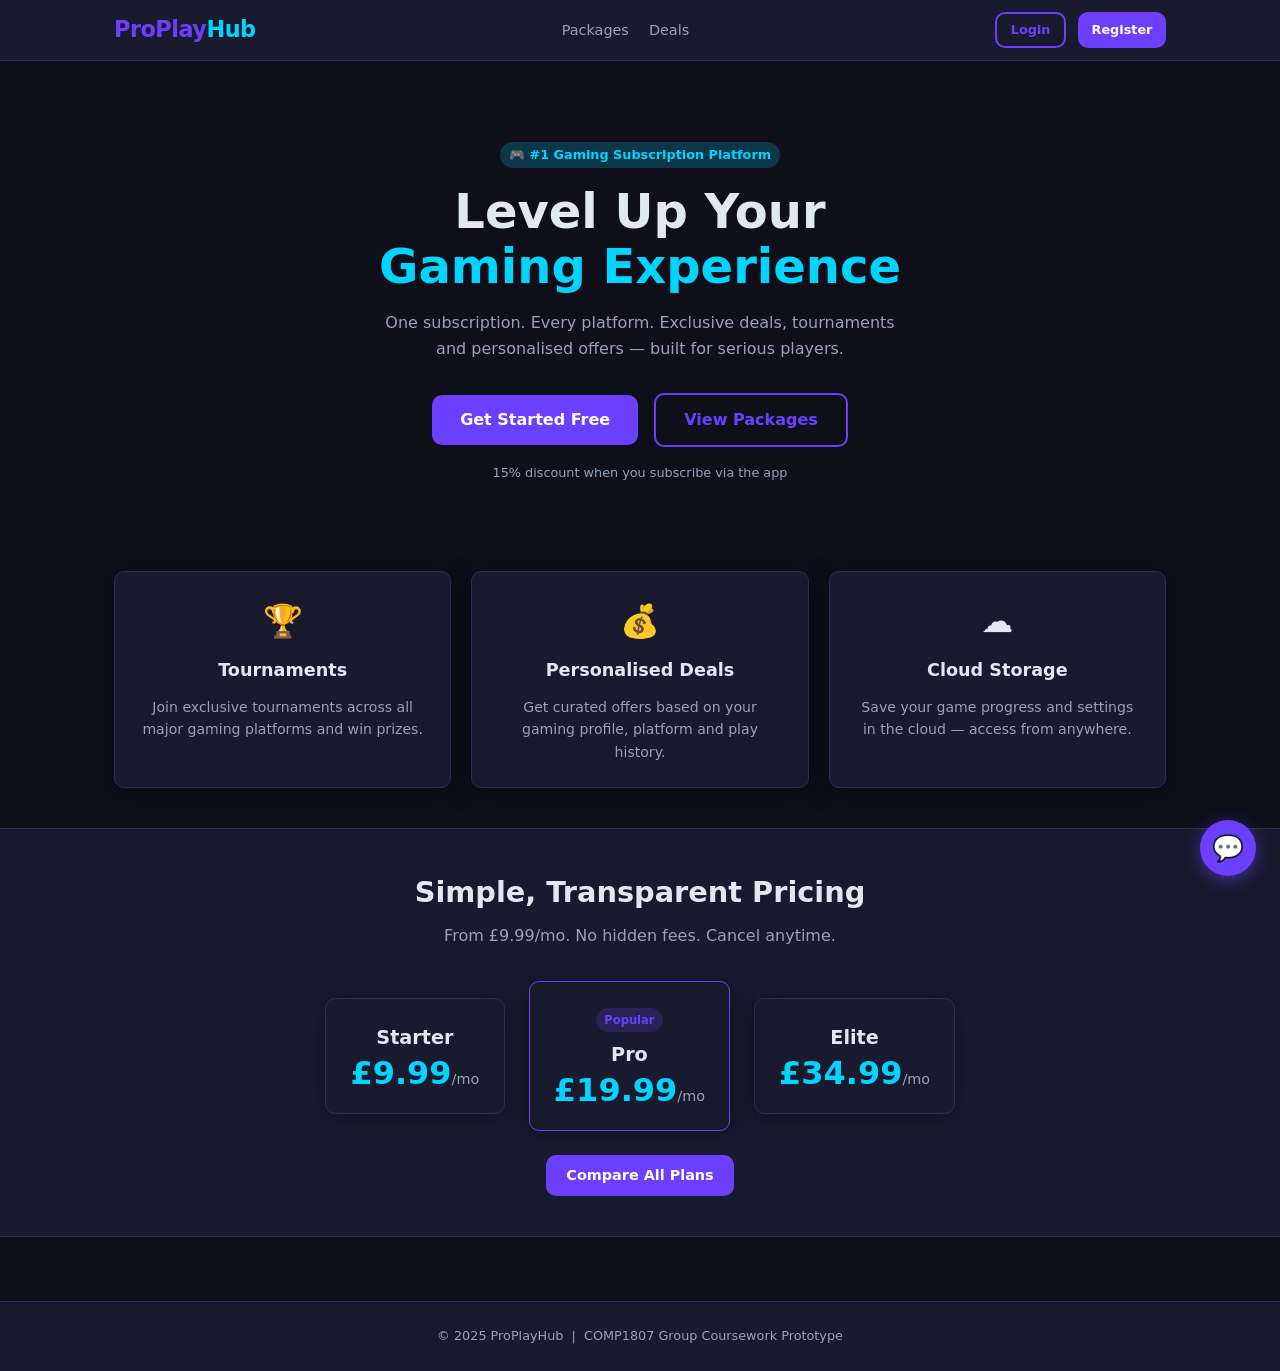
<file: prototype/index.html>
<!DOCTYPE html>
<html lang="en">
<head>
  <meta charset="UTF-8">
  <meta name="viewport" content="width=device-width, initial-scale=1.0">
  <title>ProPlayHub — Level Up Your Game</title>
  <link rel="stylesheet" href="style.css">
</head>
<body>

<nav class="navbar">
  <div class="container">
    <span class="navbar-brand">ProPlay<span>Hub</span></span>
    <ul class="navbar-links">
      <li><a href="packages.html">Packages</a></li>
      <li><a href="deals.html">Deals</a></li>
    </ul>
    <div class="navbar-actions">
      <a href="login.html" class="btn btn-outline btn-sm">Login</a>
      <a href="register.html" class="btn btn-primary btn-sm">Register</a>
    </div>
  </div>
</nav>

<main>
  <!-- Hero -->
  <section style="padding: 5rem 0 3rem; text-align:center;">
    <div class="container">
      <p class="badge badge-accent" style="margin-bottom:1rem; font-size:0.8rem;">🎮 #1 Gaming Subscription Platform</p>
      <h1 style="font-size:3rem; font-weight:800; line-height:1.15;">Level Up Your<br><span style="color:var(--accent)">Gaming Experience</span></h1>
      <p style="color:var(--text-muted); max-width:520px; margin:1rem auto 2rem;">
        One subscription. Every platform. Exclusive deals, tournaments and personalised offers — built for serious players.
      </p>
      <div class="flex-center gap-2">
        <a href="register.html" class="btn btn-primary btn-lg">Get Started Free</a>
        <a href="packages.html" class="btn btn-outline btn-lg">View Packages</a>
      </div>
      <p style="color:var(--text-muted); font-size:0.8rem; margin-top:1rem;">15% discount when you subscribe via the app</p>
    </div>
  </section>

  <!-- Features -->
  <section class="section">
    <div class="container">
      <div class="grid-3">
        <div class="card text-center">
          <div style="font-size:2rem; margin-bottom:0.5rem;">🏆</div>
          <div class="card-title">Tournaments</div>
          <p class="text-muted" style="font-size:0.88rem;">Join exclusive tournaments across all major gaming platforms and win prizes.</p>
        </div>
        <div class="card text-center">
          <div style="font-size:2rem; margin-bottom:0.5rem;">💰</div>
          <div class="card-title">Personalised Deals</div>
          <p class="text-muted" style="font-size:0.88rem;">Get curated offers based on your gaming profile, platform and play history.</p>
        </div>
        <div class="card text-center">
          <div style="font-size:2rem; margin-bottom:0.5rem;">☁️</div>
          <div class="card-title">Cloud Storage</div>
          <p class="text-muted" style="font-size:0.88rem;">Save your game progress and settings in the cloud — access from anywhere.</p>
        </div>
      </div>
    </div>
  </section>

  <!-- Packages teaser -->
  <section class="section" style="background:var(--surface); border-top:1px solid var(--border); border-bottom:1px solid var(--border);">
    <div class="container text-center">
      <h2 style="font-size:1.8rem; font-weight:800;">Simple, Transparent Pricing</h2>
      <p class="text-muted mt-1">From £9.99/mo. No hidden fees. Cancel anytime.</p>
      <div style="margin-top:2rem;" class="flex-center gap-3">
        <div class="card" style="min-width:180px;">
          <div class="package-name">Starter</div>
          <div class="package-price">£9.99<span>/mo</span></div>
        </div>
        <div class="card" style="min-width:180px; border-color:var(--primary);">
          <div class="badge badge-primary" style="margin-bottom:0.5rem;">Popular</div>
          <div class="package-name">Pro</div>
          <div class="package-price">£19.99<span>/mo</span></div>
        </div>
        <div class="card" style="min-width:180px;">
          <div class="package-name">Elite</div>
          <div class="package-price">£34.99<span>/mo</span></div>
        </div>
      </div>
      <a href="packages.html" class="btn btn-primary mt-3">Compare All Plans</a>
    </div>
  </section>
</main>

<footer class="footer">
  <div class="container">
    <p>© 2025 ProPlayHub &nbsp;|&nbsp; COMP1807 Group Coursework Prototype</p>
  </div>
</footer>

<script src="chat.js"></script>
</body>
</html>
</file>
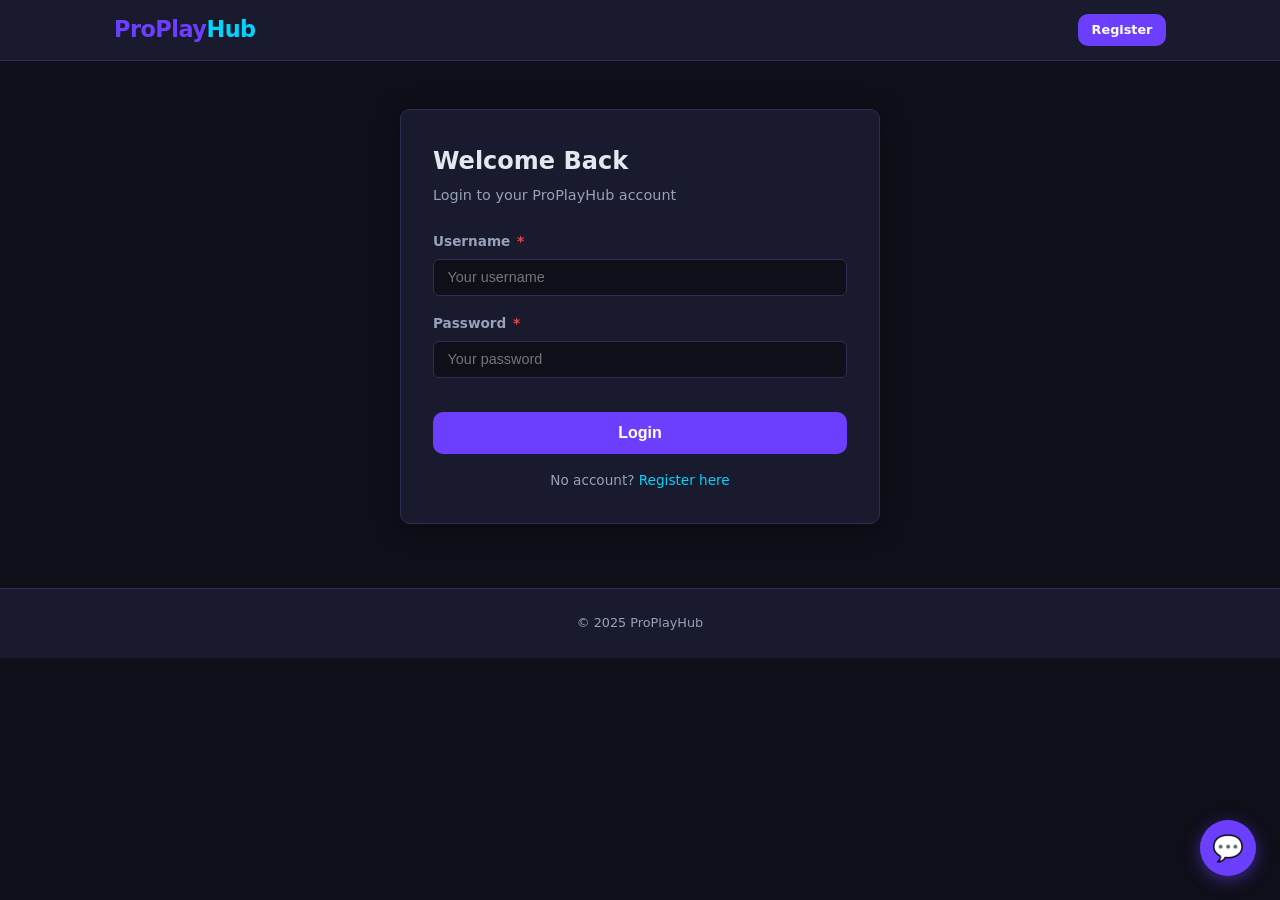
<file: prototype/account.html>
<!DOCTYPE html>
<html lang="en">
<head>
  <meta charset="UTF-8">
  <meta name="viewport" content="width=device-width, initial-scale=1.0">
  <title>My Account — ProPlayHub</title>
  <link rel="stylesheet" href="style.css">
</head>
<body>

<nav class="navbar">
  <div class="container">
    <a href="index.html" class="navbar-brand">ProPlay<span>Hub</span></a>
    <ul class="navbar-links">
      <li><a href="packages.html">Packages</a></li>
      <li><a href="deals.html">Deals</a></li>
      <li><a href="account.html" class="active">My Account</a></li>
    </ul>
    <div class="navbar-actions">
      <button onclick="logout()" class="btn btn-outline btn-sm">Logout</button>
    </div>
  </div>
</nav>

<main>
  <section class="section">
    <div class="container" style="max-width:700px;">
      <div class="section-title">My Profile</div>

      <!-- View mode -->
      <div id="view-mode">
        <div class="card">
          <div style="display:flex; justify-content:space-between; align-items:center; margin-bottom:1rem;">
            <div>
              <div style="font-size:1.4rem; font-weight:700;" id="v-username">—</div>
              <div class="text-muted" style="font-size:0.85rem;" id="v-email">—</div>
            </div>
            <button onclick="toggleEdit(true)" class="btn btn-outline btn-sm">Edit Profile</button>
          </div>
          <div class="profile-row"><span class="label">Age</span><span class="value" id="v-age">—</span></div>
          <div class="profile-row"><span class="label">Location</span><span class="value" id="v-location">—</span></div>
          <div class="profile-row"><span class="label">Platform</span><span class="value" id="v-platform">—</span></div>
          <div class="profile-row"><span class="label">Payment Method</span><span class="value" id="v-payment">—</span></div>
        </div>

        <div class="card mt-3">
          <div class="card-title">Quick Actions</div>
          <div class="flex gap-2 mt-1">
            <a href="packages.html" class="btn btn-primary">Browse Packages</a>
            <a href="deals.html" class="btn btn-outline">My Deals</a>
          </div>
        </div>
      </div>

      <!-- Edit mode -->
      <div id="edit-mode" class="hidden">
        <div class="card">
          <div class="card-title">Edit Profile</div>
          <div id="edit-alert"></div>
          <form id="edit-form" novalidate>
            <div class="grid-2">
              <div class="form-group">
                <label>Username</label>
                <input type="text" id="e-username" class="form-control">
              </div>
              <div class="form-group">
                <label>Age</label>
                <input type="number" id="e-age" class="form-control" min="13" max="100">
              </div>
            </div>
            <div class="form-group">
              <label>Email</label>
              <input type="email" id="e-email" class="form-control">
            </div>
            <div class="form-group">
              <label>Location</label>
              <select id="e-location" class="form-control">
                <option>United Kingdom</option>
                <option>United States</option>
                <option>Vietnam</option>
                <option>Germany</option>
                <option>France</option>
                <option>Australia</option>
                <option>Other</option>
              </select>
            </div>
            <div class="form-group">
              <label>Platform</label>
              <select id="e-platform" class="form-control">
                <option>PC</option>
                <option>PlayStation</option>
                <option>Xbox</option>
                <option>Nintendo Switch</option>
                <option>Mobile</option>
              </select>
            </div>
            <div class="form-group">
              <label>Payment Method</label>
              <select id="e-payment" class="form-control">
                <option>VISA</option>
                <option>Mastercard</option>
                <option>PayPal</option>
              </select>
            </div>
            <div class="flex gap-2 mt-2">
              <button type="submit" class="btn btn-success">Save Changes</button>
              <button type="button" onclick="toggleEdit(false)" class="btn btn-outline">Cancel</button>
            </div>
          </form>
        </div>
      </div>

    </div>
  </section>
</main>

<footer class="footer"><div class="container">© 2025 ProPlayHub</div></footer>

<script src="auth.js"></script>
<script>
  requireAuth();

  function loadProfile() {
    const u = getUser();
    if (!u) return;
    document.getElementById('v-username').textContent = u.username;
    document.getElementById('v-email').textContent    = u.email;
    document.getElementById('v-age').textContent      = u.age;
    document.getElementById('v-location').textContent = u.location;
    document.getElementById('v-platform').textContent = u.platform;
    document.getElementById('v-payment').textContent  = u.paymentMethod;
  }

  function toggleEdit(show) {
    document.getElementById('view-mode').classList.toggle('hidden', show);
    document.getElementById('edit-mode').classList.toggle('hidden', !show);
    if (show) {
      const u = getUser();
      document.getElementById('e-username').value = u.username;
      document.getElementById('e-age').value      = u.age;
      document.getElementById('e-email').value    = u.email;
      document.getElementById('e-location').value = u.location;
      document.getElementById('e-platform').value = u.platform;
      document.getElementById('e-payment').value  = u.paymentMethod;
    }
  }

  document.getElementById('edit-form').addEventListener('submit', e => {
    e.preventDefault();
    const u = getUser();
    const updated = {
      ...u,
      username:      document.getElementById('e-username').value.trim(),
      age:           parseInt(document.getElementById('e-age').value),
      email:         document.getElementById('e-email').value.trim(),
      location:      document.getElementById('e-location').value,
      platform:      document.getElementById('e-platform').value,
      paymentMethod: document.getElementById('e-payment').value
    };
    register(updated);
    loadProfile();
    toggleEdit(false);
    // brief success flash
    const card = document.querySelector('#view-mode .card');
    const flash = document.createElement('div');
    flash.className = 'alert alert-success';
    flash.textContent = 'Profile updated successfully.';
    card.insertAdjacentElement('afterbegin', flash);
    setTimeout(() => flash.remove(), 3000);
  });

  loadProfile();
</script>
<script src="chat.js"></script>
</body>
</html>
</file>
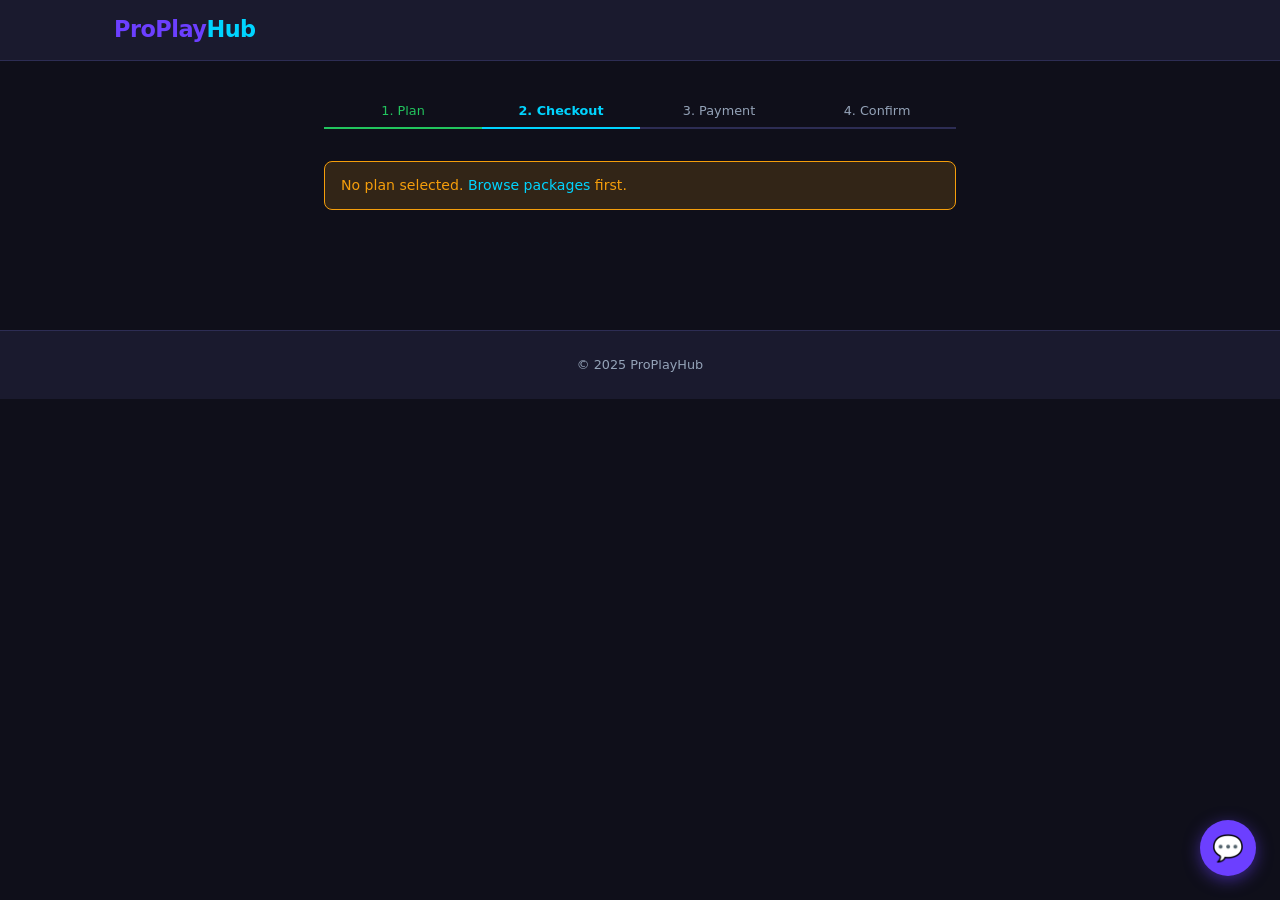
<file: prototype/checkout.html>
<!DOCTYPE html>
<html lang="en">
<head>
  <meta charset="UTF-8">
  <meta name="viewport" content="width=device-width, initial-scale=1.0">
  <title>Checkout — ProPlayHub</title>
  <link rel="stylesheet" href="style.css">
</head>
<body>

<nav class="navbar">
  <div class="container">
    <a href="index.html" class="navbar-brand">ProPlay<span>Hub</span></a>
  </div>
</nav>

<main>
  <section class="section">
    <div class="container" style="max-width:680px;">

      <div class="steps mb-3">
        <div class="step done">1. Plan</div>
        <div class="step active">2. Checkout</div>
        <div class="step">3. Payment</div>
        <div class="step">4. Confirm</div>
      </div>

      <div id="no-order" class="alert alert-warn hidden">
        No plan selected. <a href="packages.html">Browse packages</a> first.
      </div>

      <div id="checkout-content">
        <div class="card mb-2">
          <div class="section-title">Order Summary</div>
          <table class="summary-table" id="summary-table"></table>
        </div>

        <div class="card mb-2">
          <div class="section-title">Discount Code</div>
          <div class="flex gap-2">
            <input type="text" id="promo-input" class="form-control" placeholder="e.g. PROMO15 or GAMING10" style="flex:1;">
            <button class="btn btn-outline" onclick="applyPromo()">Apply</button>
          </div>
          <div id="promo-msg" class="mt-1" style="font-size:0.85rem;"></div>
        </div>

        <div class="card">
          <div class="section-title">Total</div>
          <table class="summary-table" id="total-table"></table>
          <a href="payment.html" id="pay-btn" class="btn btn-primary btn-lg btn-block mt-3">Proceed to Payment</a>
        </div>
      </div>

    </div>
  </section>
</main>

<footer class="footer"><div class="container">© 2025 ProPlayHub</div></footer>

<script src="auth.js"></script>
<script src="discount.js"></script>
<script>
  const orderRaw = sessionStorage.getItem('pph_order');
  if (!orderRaw) {
    document.getElementById('no-order').classList.remove('hidden');
    document.getElementById('checkout-content').classList.add('hidden');
  } else {
    const order = JSON.parse(orderRaw);
    const pkg   = PACKAGES.find(p => p.id === order.packageId);
    const addons = (order.addons || []).map(id => ADDONS.find(a => a.id === id)).filter(Boolean);

    let promoCode = '';

    function render() {
      const totals = calcTotal(pkg.price, order.addons || [], promoCode);
      // summary table
      document.getElementById('summary-table').innerHTML = `
        <tr><td>${pkg.name} Plan</td><td>${fmt(pkg.price)}/mo</td></tr>
        ${addons.map(a => `<tr><td>${a.label}</td><td>+${fmt(a.price)}/mo</td></tr>`).join('')}
      `;
      // total table
      document.getElementById('total-table').innerHTML = `
        <tr><td>Subtotal</td><td>${fmt(totals.subtotal)}</td></tr>
        <tr class="discount-row"><td>App Discount (15%)</td><td>−${fmt(totals.appDiscount)}</td></tr>
        ${totals.promoDiscount > 0 ? `<tr class="discount-row"><td>Promo Code (${totals.promoLabel})</td><td>−${fmt(totals.promoDiscount)}</td></tr>` : ''}
        <tr class="total-row"><td>Monthly Total</td><td>${fmt(totals.total)}</td></tr>
      `;
      // store totals for payment page
      sessionStorage.setItem('pph_totals', JSON.stringify({ ...totals, packageName: pkg.name }));
    }

    function applyPromo() {
      const code = document.getElementById('promo-input').value.trim();
      const msg  = document.getElementById('promo-msg');
      const found = applyCode(code);
      if (!code) { msg.innerHTML = ''; return; }
      if (found) {
        promoCode = code;
        msg.innerHTML = `<span class="text-success">✓ Code applied: ${found.label} (${found.pct}% off)</span>`;
      } else {
        promoCode = '';
        msg.innerHTML = `<span class="text-danger">✗ Invalid code. Try PROMO15 or GAMING10.</span>`;
      }
      render();
    }

    render();
  }
</script>
<script src="chat.js"></script>
</body>
</html>
</file>
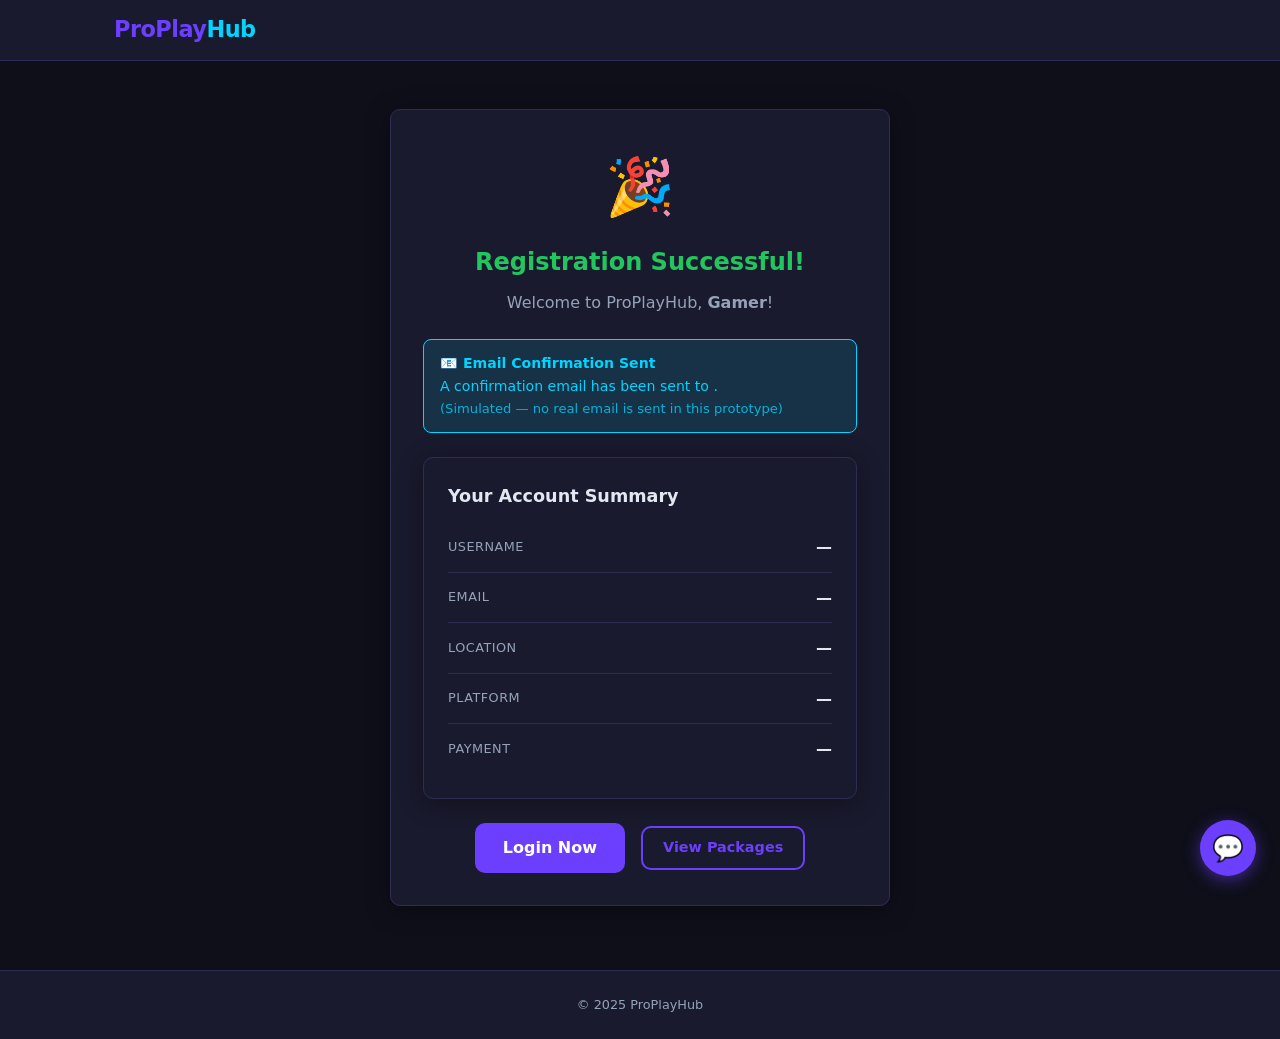
<file: prototype/confirmation.html>
<!DOCTYPE html>
<html lang="en">
<head>
  <meta charset="UTF-8">
  <meta name="viewport" content="width=device-width, initial-scale=1.0">
  <title>Registration Successful — ProPlayHub</title>
  <link rel="stylesheet" href="style.css">
</head>
<body>

<nav class="navbar">
  <div class="container">
    <a href="index.html" class="navbar-brand">ProPlay<span>Hub</span></a>
  </div>
</nav>

<main>
  <div class="form-card text-center" style="max-width:500px;">
    <div style="font-size:3.5rem; margin-bottom:0.75rem;">🎉</div>
    <h1 style="color:var(--success);">Registration Successful!</h1>
    <p class="text-muted mt-1">Welcome to ProPlayHub, <strong id="display-name">Gamer</strong>!</p>

    <div class="alert alert-info mt-3" style="text-align:left;">
      <strong>📧 Email Confirmation Sent</strong><br>
      A confirmation email has been sent to <span id="display-email" style="font-weight:700;"></span>.<br>
      <span style="font-size:0.82rem; opacity:0.8;">(Simulated — no real email is sent in this prototype)</span>
    </div>

    <div class="card mt-3" style="text-align:left;">
      <div class="card-title">Your Account Summary</div>
      <div class="profile-row"><span class="label">Username</span><span class="value" id="sum-username">—</span></div>
      <div class="profile-row"><span class="label">Email</span><span class="value" id="sum-email">—</span></div>
      <div class="profile-row"><span class="label">Location</span><span class="value" id="sum-location">—</span></div>
      <div class="profile-row"><span class="label">Platform</span><span class="value" id="sum-platform">—</span></div>
      <div class="profile-row"><span class="label">Payment</span><span class="value" id="sum-payment">—</span></div>
    </div>

    <div class="mt-3 flex-center gap-2">
      <a href="login.html" class="btn btn-primary btn-lg">Login Now</a>
      <a href="packages.html" class="btn btn-outline">View Packages</a>
    </div>
  </div>
</main>

<footer class="footer"><div class="container">© 2025 ProPlayHub</div></footer>

<script src="auth.js"></script>
<script>
  const user = getUser();
  if (user) {
    document.getElementById('display-name').textContent  = user.username;
    document.getElementById('display-email').textContent = user.email;
    document.getElementById('sum-username').textContent  = user.username;
    document.getElementById('sum-email').textContent     = user.email;
    document.getElementById('sum-location').textContent  = user.location;
    document.getElementById('sum-platform').textContent  = user.platform;
    document.getElementById('sum-payment').textContent   = user.paymentMethod;
  }
</script>
<script src="chat.js"></script>
</body>
</html>
</file>
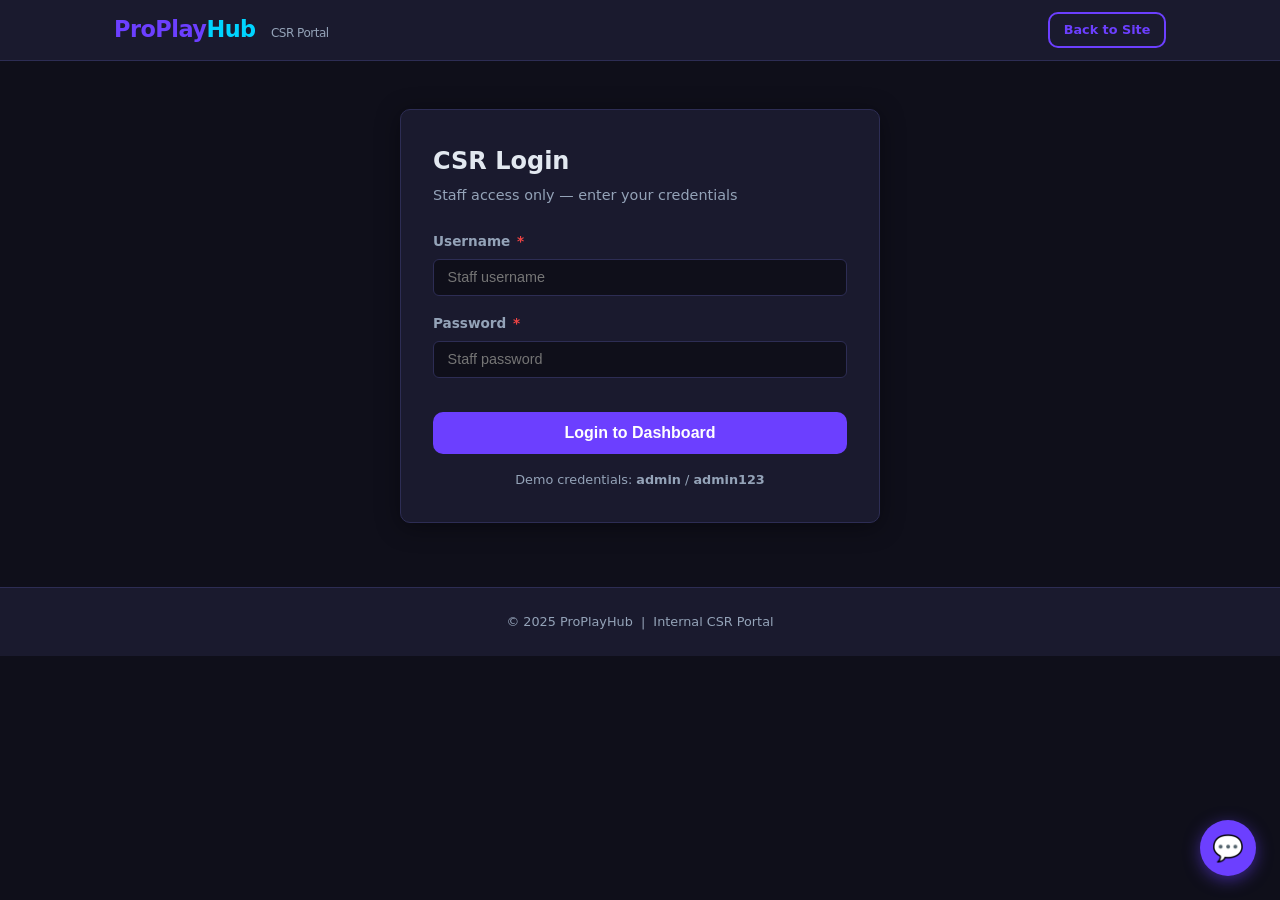
<file: prototype/csr-dashboard.html>
<!DOCTYPE html>
<html lang="en">
<head>
  <meta charset="UTF-8">
  <meta name="viewport" content="width=device-width, initial-scale=1.0">
  <title>CSR Dashboard — ProPlayHub</title>
  <link rel="stylesheet" href="style.css">
</head>
<body>

<nav class="navbar">
  <div class="container">
    <a href="csr-dashboard.html" class="navbar-brand">ProPlay<span>Hub</span> <span style="color:var(--text-muted); font-size:0.75rem; font-weight:400; margin-left:0.5rem;">CSR Dashboard</span></a>
    <ul class="navbar-links">
      <li><a href="csr-dashboard.html" class="active">Customers</a></li>
    </ul>
    <div class="navbar-actions">
      <span class="text-muted" style="font-size:0.8rem; margin-right:0.5rem;" id="csr-greeting"></span>
      <button onclick="csrLogout()" class="btn btn-outline btn-sm">Logout</button>
    </div>
  </div>
</nav>

<main>
  <!-- Dashboard header -->
  <section class="section" style="padding-bottom:0;">
    <div class="container">
      <div class="section-title">Registered Customers</div>
      <p class="text-muted" style="font-size:0.88rem; margin-bottom:1.25rem;">
        Click a customer row to view their full profile and send retention codes.
      </p>
    </div>
  </section>

  <!-- Customer table -->
  <section class="section" style="padding-top:0;">
    <div class="container">
      <div class="card" style="padding:0; overflow:hidden;">
        <table class="csr-table" id="customer-table">
          <thead>
            <tr>
              <th>Username</th>
              <th>Email</th>
              <th>Platform</th>
              <th>Plan</th>
              <th>Location</th>
            </tr>
          </thead>
          <tbody id="customer-tbody"></tbody>
        </table>
      </div>
      <p class="text-muted mt-1" style="font-size:0.78rem;" id="customer-count"></p>
    </div>
  </section>

  <!-- Customer detail panel (slide-in overlay) -->
  <div class="csr-overlay hidden" id="detail-overlay" onclick="closeDetail(event)">
    <div class="csr-panel" id="detail-panel">
      <div style="display:flex; justify-content:space-between; align-items:center; margin-bottom:1.25rem;">
        <h2 style="font-size:1.3rem; font-weight:700;">Customer Profile</h2>
        <button onclick="closePanel()" class="btn btn-outline btn-sm">Close</button>
      </div>
      <div id="panel-content">
        <div class="profile-row"><span class="label">Username</span><span class="value" id="p-username">-</span></div>
        <div class="profile-row"><span class="label">Email</span><span class="value" id="p-email">-</span></div>
        <div class="profile-row"><span class="label">Age</span><span class="value" id="p-age">-</span></div>
        <div class="profile-row"><span class="label">Location</span><span class="value" id="p-location">-</span></div>
        <div class="profile-row"><span class="label">Platform</span><span class="value" id="p-platform">-</span></div>
        <div class="profile-row"><span class="label">Plan</span><span class="value" id="p-plan">-</span></div>
        <div class="profile-row"><span class="label">Payment Method</span><span class="value" id="p-payment">-</span></div>
      </div>

      <div style="margin-top:1.5rem; padding-top:1.25rem; border-top:1px solid var(--border);">
        <div style="font-weight:700; margin-bottom:0.75rem;">Retention Tools</div>
        <button class="btn btn-primary" id="send-code-btn" onclick="sendRetentionCode()">
          Send Retention Code
        </button>
        <div id="code-result" class="mt-1" style="font-size:0.88rem;"></div>
      </div>
    </div>
  </div>
</main>

<!-- Toast container -->
<div id="toast-container"></div>

<footer class="footer"><div class="container">&copy; 2025 ProPlayHub &nbsp;|&nbsp; Internal CSR Portal</div></footer>

<script src="chat.js"></script>
<script>
  /* ---- Auth guard ---- */
  (function() {
    try {
      var s = JSON.parse(sessionStorage.getItem('pph_csr_session'));
      if (!s || !s.authenticated) {
        window.location.href = 'csr.html';
        return;
      }
      document.getElementById('csr-greeting').textContent = 'Signed in as ' + s.username;
    } catch(e) {
      window.location.href = 'csr.html';
    }
  })();

  function csrLogout() {
    sessionStorage.removeItem('pph_csr_session');
    window.location.href = 'csr.html';
  }

  /* ---- Demo customer seed data ---- */
  var DEMO_CUSTOMERS = [
    { username: 'shadowKnight',  email: 'shadow@gaming.co',     age: 22, location: 'United Kingdom', platform: 'PC',              plan: 'Pro',     paymentMethod: 'VISA' },
    { username: 'neonBlaze',     email: 'neon.blaze@mail.com',   age: 19, location: 'United States',  platform: 'PlayStation',     plan: 'Elite',   paymentMethod: 'PayPal' },
    { username: 'pixelQueen',    email: 'pixel.q@outlook.com',   age: 25, location: 'Germany',        platform: 'PC',              plan: 'Starter', paymentMethod: 'Mastercard' },
    { username: 'turboFrag',     email: 'turbo.frag@gmail.com',  age: 17, location: 'France',         platform: 'Xbox',            plan: 'Pro',     paymentMethod: 'VISA' },
    { username: 'lunarWolf',     email: 'lunar@proton.me',       age: 30, location: 'Australia',      platform: 'Nintendo Switch', plan: 'Starter', paymentMethod: 'PayPal' },
    { username: 'viperStrike',   email: 'viper.s@hotmail.com',   age: 21, location: 'Vietnam',        platform: 'Mobile',          plan: 'Pro',     paymentMethod: 'Mastercard' },
    { username: 'crystalEdge',   email: 'crystal.e@yahoo.com',   age: 28, location: 'United Kingdom', platform: 'PC',              plan: 'Elite',   paymentMethod: 'VISA' },
    { username: 'blazeRunner',   email: 'blaze.run@gmail.com',   age: 16, location: 'United States',  platform: 'PlayStation',     plan: 'Starter', paymentMethod: 'PayPal' }
  ];

  /* ---- Build customer list ---- */
  function getCustomers() {
    var customers = DEMO_CUSTOMERS.slice(); // copy demo data

    // Include real registered user from localStorage if present
    try {
      var realUser = JSON.parse(localStorage.getItem('pph_user'));
      if (realUser && realUser.username && realUser.email) {
        // Check if demo data already has this username
        var exists = customers.some(function(c) { return c.username === realUser.username; });
        if (!exists) {
          customers.unshift({
            username:      realUser.username,
            email:         realUser.email,
            age:           realUser.age || '-',
            location:      realUser.location || '-',
            platform:      realUser.platform || '-',
            plan:          realUser.plan || 'Starter',
            paymentMethod: realUser.paymentMethod || '-'
          });
        }
      }
    } catch(e) {}

    return customers;
  }

  var allCustomers = getCustomers();
  var selectedCustomer = null;

  /* ---- Render table ---- */
  function renderTable() {
    var tbody = document.getElementById('customer-tbody');
    tbody.innerHTML = '';

    allCustomers.forEach(function(c, idx) {
      var tr = document.createElement('tr');
      tr.className = 'csr-row';
      tr.setAttribute('data-index', idx);
      tr.innerHTML =
        '<td>' + escHtml(c.username) + '</td>' +
        '<td>' + escHtml(c.email) + '</td>' +
        '<td><span class="badge badge-accent">' + escHtml(c.platform) + '</span></td>' +
        '<td><span class="badge ' + planBadge(c.plan) + '">' + escHtml(c.plan) + '</span></td>' +
        '<td>' + escHtml(c.location) + '</td>';
      tr.addEventListener('click', function() { openDetail(idx); });
      tbody.appendChild(tr);
    });

    document.getElementById('customer-count').textContent = allCustomers.length + ' customer(s) registered';
  }

  function planBadge(plan) {
    if (plan === 'Elite') return 'badge-warn';
    if (plan === 'Pro')   return 'badge-primary';
    return 'badge-success';
  }

  function escHtml(str) {
    var d = document.createElement('div');
    d.textContent = str;
    return d.innerHTML;
  }

  /* ---- Detail panel ---- */
  function openDetail(idx) {
    selectedCustomer = allCustomers[idx];
    document.getElementById('p-username').textContent = selectedCustomer.username;
    document.getElementById('p-email').textContent    = selectedCustomer.email;
    document.getElementById('p-age').textContent      = selectedCustomer.age;
    document.getElementById('p-location').textContent = selectedCustomer.location;
    document.getElementById('p-platform').textContent = selectedCustomer.platform;
    document.getElementById('p-plan').textContent     = selectedCustomer.plan;
    document.getElementById('p-payment').textContent  = selectedCustomer.paymentMethod;

    // Reset code result area
    document.getElementById('code-result').innerHTML = '';
    document.getElementById('send-code-btn').disabled = false;

    // Highlight selected row
    document.querySelectorAll('.csr-row').forEach(function(r) { r.classList.remove('selected'); });
    var row = document.querySelector('.csr-row[data-index="' + idx + '"]');
    if (row) row.classList.add('selected');

    // Show panel
    document.getElementById('detail-overlay').classList.remove('hidden');
    setTimeout(function() {
      document.getElementById('detail-panel').classList.add('open');
    }, 10);
  }

  function closePanel() {
    document.getElementById('detail-panel').classList.remove('open');
    setTimeout(function() {
      document.getElementById('detail-overlay').classList.add('hidden');
    }, 300);
    selectedCustomer = null;
  }

  function closeDetail(e) {
    // Close if clicking overlay background (not the panel itself)
    if (e.target === document.getElementById('detail-overlay')) {
      closePanel();
    }
  }

  /* ---- Retention code ---- */
  function sendRetentionCode() {
    if (!selectedCustomer) return;

    // Generate random 4-digit code
    var code = 'PPH-PROMO-' + (1000 + Math.floor(Math.random() * 9000));

    // Show personalised code in the panel
    document.getElementById('code-result').innerHTML =
      '<div class="alert alert-success" style="margin-top:0.75rem;">' +
        '<strong>Code generated:</strong> ' + code + '<br>' +
        '<span class="text-muted" style="color:var(--text-muted);">Locked to ' + escHtml(selectedCustomer.username) + ' (' + escHtml(selectedCustomer.email) + ')</span>' +
      '</div>';

    // Show toast notification
    showToast('\u2713 ' + code + ' sent to ' + selectedCustomer.email);
  }

  /* ---- Toast ---- */
  function showToast(message) {
    var container = document.getElementById('toast-container');
    var toast = document.createElement('div');
    toast.className = 'csr-toast';
    toast.textContent = message;
    container.appendChild(toast);

    // Trigger animation
    setTimeout(function() { toast.classList.add('show'); }, 10);

    // Auto-dismiss after 3 seconds
    setTimeout(function() {
      toast.classList.remove('show');
      setTimeout(function() { toast.remove(); }, 300);
    }, 3000);
  }

  /* ---- Init ---- */
  renderTable();
</script>
</body>
</html>
</file>
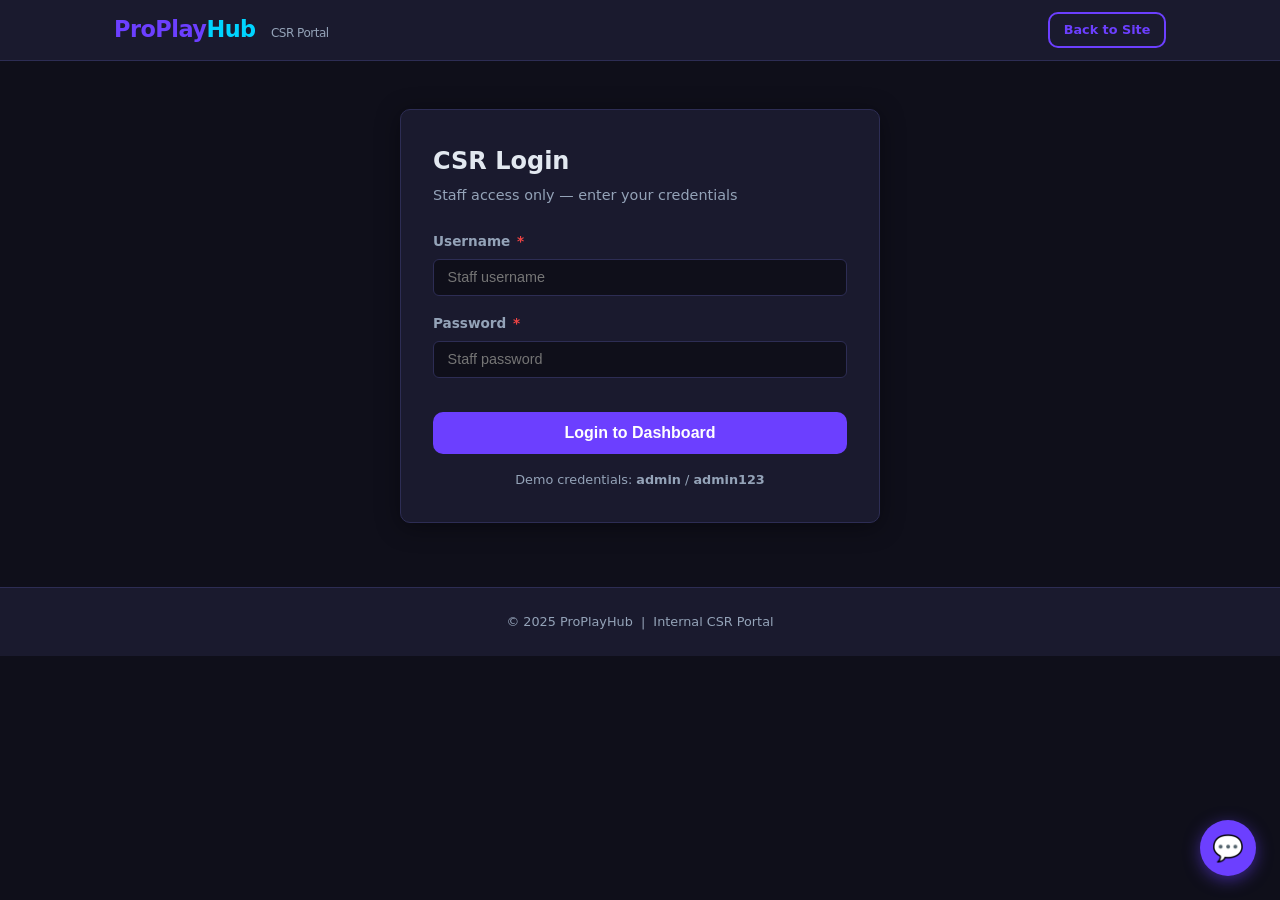
<file: prototype/csr.html>
<!DOCTYPE html>
<html lang="en">
<head>
  <meta charset="UTF-8">
  <meta name="viewport" content="width=device-width, initial-scale=1.0">
  <title>CSR Portal — ProPlayHub</title>
  <link rel="stylesheet" href="style.css">
</head>
<body>

<nav class="navbar">
  <div class="container">
    <a href="index.html" class="navbar-brand">ProPlay<span>Hub</span> <span style="color:var(--text-muted); font-size:0.75rem; font-weight:400; margin-left:0.5rem;">CSR Portal</span></a>
    <ul class="navbar-links"></ul>
    <div class="navbar-actions">
      <a href="index.html" class="btn btn-outline btn-sm">Back to Site</a>
    </div>
  </div>
</nav>

<main>
  <div class="form-card">
    <h1>CSR Login</h1>
    <p class="subtitle">Staff access only — enter your credentials</p>

    <div id="alert-area"></div>

    <form id="csr-login-form" novalidate>
      <div class="form-group">
        <label>Username <span class="required">*</span></label>
        <input type="text" id="csr-username" class="form-control" placeholder="Staff username">
        <div class="field-error" id="err-username"></div>
      </div>

      <div class="form-group">
        <label>Password <span class="required">*</span></label>
        <input type="password" id="csr-password" class="form-control" placeholder="Staff password">
        <div class="field-error" id="err-password"></div>
      </div>

      <button type="submit" class="btn btn-primary btn-block btn-lg mt-2">Login to Dashboard</button>
    </form>

    <p class="text-center mt-2 text-muted" style="font-size:0.8rem;">
      Demo credentials: <strong>admin</strong> / <strong>admin123</strong>
    </p>
  </div>
</main>

<footer class="footer"><div class="container">&copy; 2025 ProPlayHub &nbsp;|&nbsp; Internal CSR Portal</div></footer>

<script src="chat.js"></script>
<script>
  // Check if already authenticated as CSR
  (function() {
    try {
      const s = JSON.parse(sessionStorage.getItem('pph_csr_session'));
      if (s && s.authenticated) {
        window.location.href = 'csr-dashboard.html';
      }
    } catch(e) {}
  })();

  // Hardcoded CSR credentials
  const CSR_CREDS = { username: 'admin', password: 'admin123' };

  document.getElementById('csr-login-form').addEventListener('submit', function(e) {
    e.preventDefault();

    const username = document.getElementById('csr-username').value.trim();
    const password = document.getElementById('csr-password').value;

    // Clear previous errors
    ['username', 'password'].forEach(function(id) {
      document.getElementById('err-' + id).classList.remove('show');
      document.getElementById('csr-' + id).classList.remove('is-invalid');
    });
    document.getElementById('alert-area').innerHTML = '';

    // Validate fields
    if (!username) {
      document.getElementById('err-username').textContent = 'Please enter your username.';
      document.getElementById('err-username').classList.add('show');
      document.getElementById('csr-username').classList.add('is-invalid');
      return;
    }
    if (!password) {
      document.getElementById('err-password').textContent = 'Please enter your password.';
      document.getElementById('err-password').classList.add('show');
      document.getElementById('csr-password').classList.add('is-invalid');
      return;
    }

    // Check credentials
    if (username === CSR_CREDS.username && password === CSR_CREDS.password) {
      sessionStorage.setItem('pph_csr_session', JSON.stringify({ authenticated: true, username: username }));
      window.location.href = 'csr-dashboard.html';
    } else {
      document.getElementById('alert-area').innerHTML =
        '<div class="alert alert-danger">Invalid credentials. Please try again.</div>';
    }
  });
</script>
</body>
</html>
</file>
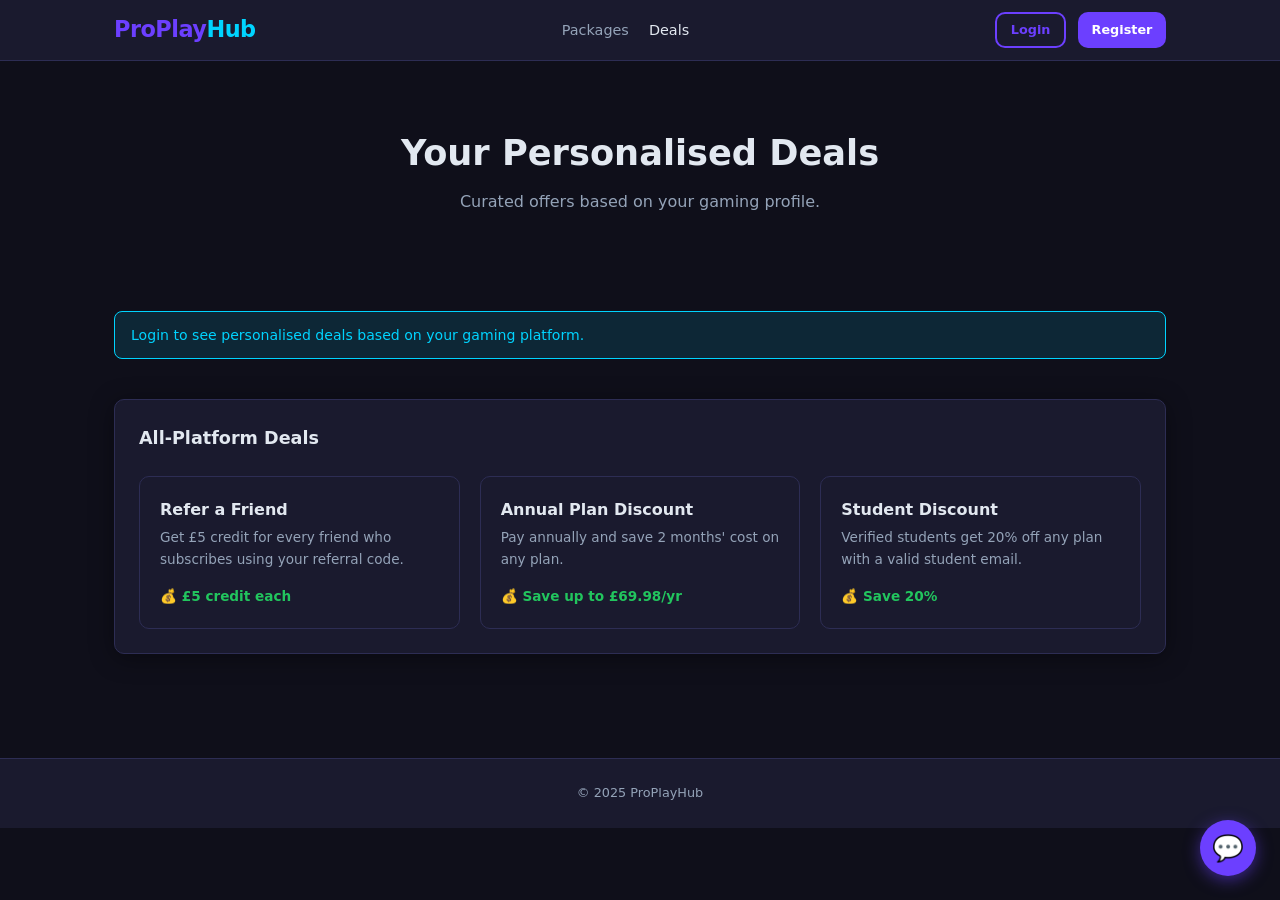
<file: prototype/deals.html>
<!DOCTYPE html>
<html lang="en">
<head>
  <meta charset="UTF-8">
  <meta name="viewport" content="width=device-width, initial-scale=1.0">
  <title>Deals — ProPlayHub</title>
  <link rel="stylesheet" href="style.css">
</head>
<body>

<nav class="navbar">
  <div class="container">
    <a href="index.html" class="navbar-brand">ProPlay<span>Hub</span></a>
    <ul class="navbar-links">
      <li><a href="packages.html">Packages</a></li>
      <li><a href="deals.html" class="active">Deals</a></li>
    </ul>
    <div class="navbar-actions" id="nav-actions"></div>
  </div>
</nav>

<main>
  <div class="page-hero">
    <div class="container">
      <h1>Your Personalised Deals</h1>
      <p id="deals-subtitle">Curated offers based on your gaming profile.</p>
    </div>
  </div>

  <section class="section">
    <div class="container">
      <div id="platform-badge" class="mb-2"></div>
      <div id="deals-grid" class="deals-grid"></div>

      <div class="card mt-3">
        <div class="card-title">All-Platform Deals</div>
        <div id="all-deals" class="deals-grid mt-2"></div>
      </div>
    </div>
  </section>
</main>

<footer class="footer"><div class="container">© 2025 ProPlayHub</div></footer>

<script src="auth.js"></script>
<script>
  // Nav
  const navActions = document.getElementById('nav-actions');
  navActions.innerHTML = isLoggedIn()
    ? `<a href="account.html" class="btn btn-outline btn-sm">My Account</a><button onclick="logout()" class="btn btn-outline btn-sm">Logout</button>`
    : `<a href="login.html" class="btn btn-outline btn-sm">Login</a><a href="register.html" class="btn btn-primary btn-sm">Register</a>`;

  const DEALS_BY_PLATFORM = {
    'PC': [
      { title: '3 Months Pro for Price of 2', desc: 'Upgrade to Pro and get your 3rd month free. PC exclusive.', savings: 'Save £19.99' },
      { title: 'Game Pass Bundle', desc: 'Monthly Game Pass add-on included free for 2 months.', savings: 'Save £6.98' }
    ],
    'PlayStation': [
      { title: 'PS5 Tournament Entry', desc: 'Free entry to the ProPlayHub PS5 Championship Series.', savings: 'Value £9.99' },
      { title: 'PlayStation Plus Synergy', desc: '10% off Elite plan when bundled with your PS Plus sub.', savings: 'Save £3.50/mo' }
    ],
    'Xbox': [
      { title: 'Xbox Game Pass Crossover', desc: 'Extra 20 GB storage bonus for Xbox subscribers.', savings: 'Value £2.99/mo' },
      { title: 'Starter → Pro Upgrade', desc: 'Upgrade at half price this month. Xbox only.', savings: 'Save £10.00' }
    ],
    'Nintendo Switch': [
      { title: 'Handheld Hero Bundle', desc: 'Multi-Device add-on free for the first 3 months.', savings: 'Save £5.97' },
      { title: 'Nintendo Direct Deal', desc: 'Exclusive 15% off Starter plan for Switch users.', savings: 'Save £1.50/mo' }
    ],
    'Mobile': [
      { title: 'Mobile Gamer Promo', desc: 'First month free when subscribing via mobile app.', savings: 'Save up to £34.99' },
      { title: 'Coach Session Bonus', desc: 'Free coaching session add-on for the first 2 months.', savings: 'Save £9.98' }
    ]
  };

  const ALL_DEALS = [
    { title: 'Refer a Friend', desc: 'Get £5 credit for every friend who subscribes using your referral code.', savings: '£5 credit each' },
    { title: 'Annual Plan Discount', desc: 'Pay annually and save 2 months\' cost on any plan.', savings: 'Save up to £69.98/yr' },
    { title: 'Student Discount', desc: 'Verified students get 20% off any plan with a valid student email.', savings: 'Save 20%' }
  ];

  function renderDeal(d) {
    return `
      <div class="deal-card">
        <div class="deal-title">${d.title}</div>
        <div class="deal-desc">${d.desc}</div>
        <span class="deal-savings">💰 ${d.savings}</span>
      </div>
    `;
  }

  const user = getUser();
  const platform = user ? user.platform : null;

  if (platform && DEALS_BY_PLATFORM[platform]) {
    document.getElementById('platform-badge').innerHTML =
      `<span class="badge badge-accent" style="font-size:0.85rem; padding:0.4rem 0.9rem;">🎮 Showing deals for: ${platform}</span>`;
    document.getElementById('deals-subtitle').textContent =
      `Personalised offers for ${platform} players — based on your gaming profile.`;
    document.getElementById('deals-grid').innerHTML =
      `<div class="section-title">For ${platform} Players</div>` +
      DEALS_BY_PLATFORM[platform].map(renderDeal).join('');
  } else {
    document.getElementById('deals-grid').innerHTML =
      `<div class="alert alert-info">Login to see personalised deals based on your gaming platform.</div>`;
  }

  document.getElementById('all-deals').innerHTML = ALL_DEALS.map(renderDeal).join('');
</script>
<script src="chat.js"></script>
</body>
</html>
</file>
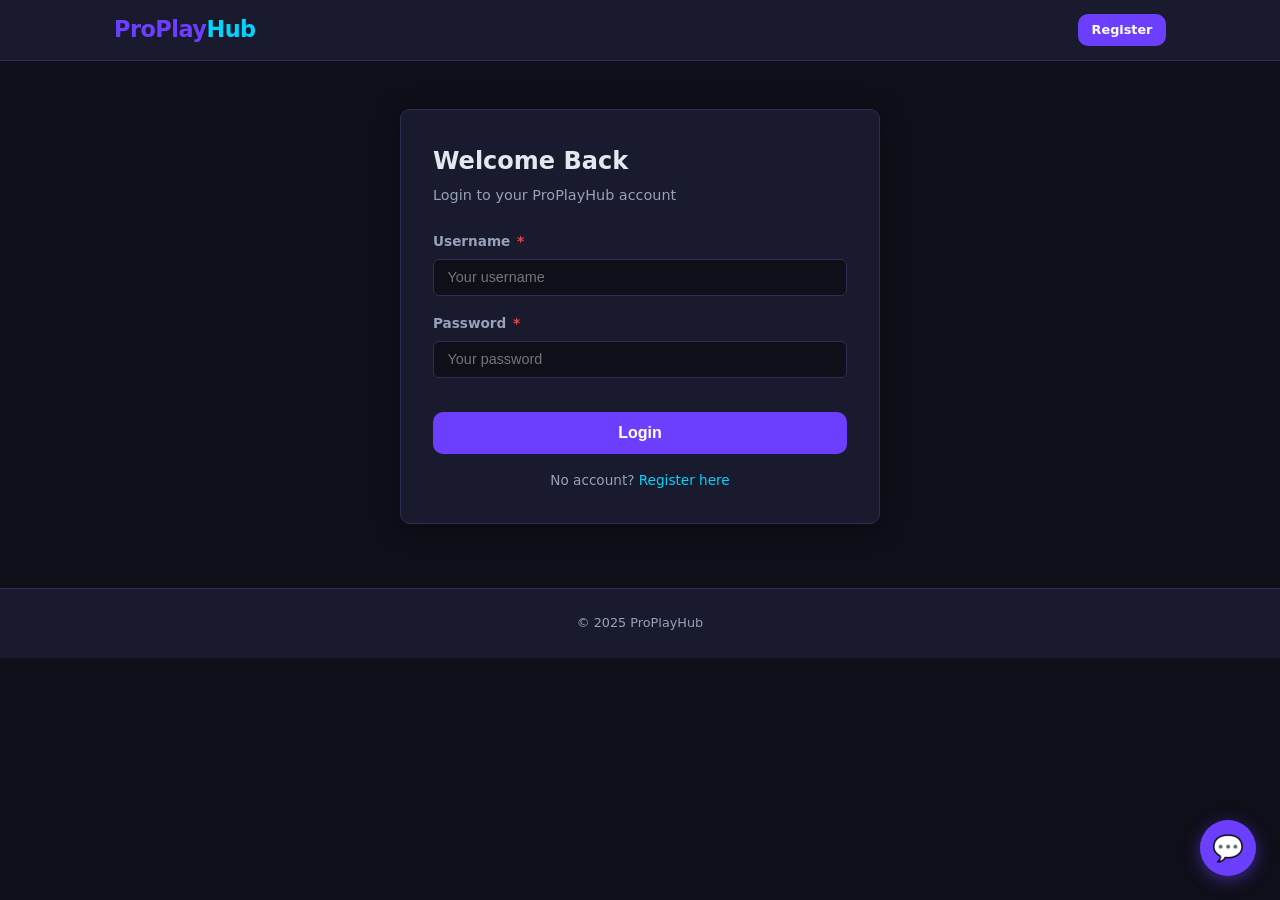
<file: prototype/login.html>
<!DOCTYPE html>
<html lang="en">
<head>
  <meta charset="UTF-8">
  <meta name="viewport" content="width=device-width, initial-scale=1.0">
  <title>Login — ProPlayHub</title>
  <link rel="stylesheet" href="style.css">
</head>
<body>

<nav class="navbar">
  <div class="container">
    <a href="index.html" class="navbar-brand">ProPlay<span>Hub</span></a>
    <ul class="navbar-links"></ul>
    <div class="navbar-actions">
      <a href="register.html" class="btn btn-primary btn-sm">Register</a>
    </div>
  </div>
</nav>

<main>
  <div class="form-card">
    <h1>Welcome Back</h1>
    <p class="subtitle">Login to your ProPlayHub account</p>

    <div id="alert-area"></div>

    <form id="login-form" novalidate>
      <div class="form-group">
        <label>Username <span class="required">*</span></label>
        <input type="text" id="username" class="form-control" placeholder="Your username">
        <div class="field-error" id="err-username"></div>
      </div>

      <div class="form-group">
        <label>Password <span class="required">*</span></label>
        <input type="password" id="password" class="form-control" placeholder="Your password">
        <div class="field-error" id="err-password"></div>
      </div>

      <button type="submit" class="btn btn-primary btn-block btn-lg mt-2">Login</button>
    </form>

    <p class="text-center mt-2 text-muted" style="font-size:0.85rem;">
      No account? <a href="register.html">Register here</a>
    </p>
  </div>
</main>

<footer class="footer"><div class="container">© 2025 ProPlayHub</div></footer>

<script src="auth.js"></script>
<script>
  requireGuest();

  document.getElementById('login-form').addEventListener('submit', e => {
    e.preventDefault();
    const username = document.getElementById('username').value.trim();
    const password = document.getElementById('password').value;

    // clear errors
    ['username','password'].forEach(id => {
      document.getElementById('err-' + id).classList.remove('show');
      document.getElementById(id).classList.remove('is-invalid');
    });
    document.getElementById('alert-area').innerHTML = '';

    if (!username) {
      document.getElementById('err-username').textContent = 'Please enter your username.';
      document.getElementById('err-username').classList.add('show');
      document.getElementById('username').classList.add('is-invalid');
      return;
    }
    if (!password) {
      document.getElementById('err-password').textContent = 'Please enter your password.';
      document.getElementById('err-password').classList.add('show');
      document.getElementById('password').classList.add('is-invalid');
      return;
    }

    const result = login(username, password);
    if (result.ok) {
      window.location.href = 'account.html';
    } else {
      document.getElementById('alert-area').innerHTML =
        `<div class="alert alert-danger">${result.msg}</div>`;
    }
  });
</script>
<script src="chat.js"></script>
</body>
</html>
</file>
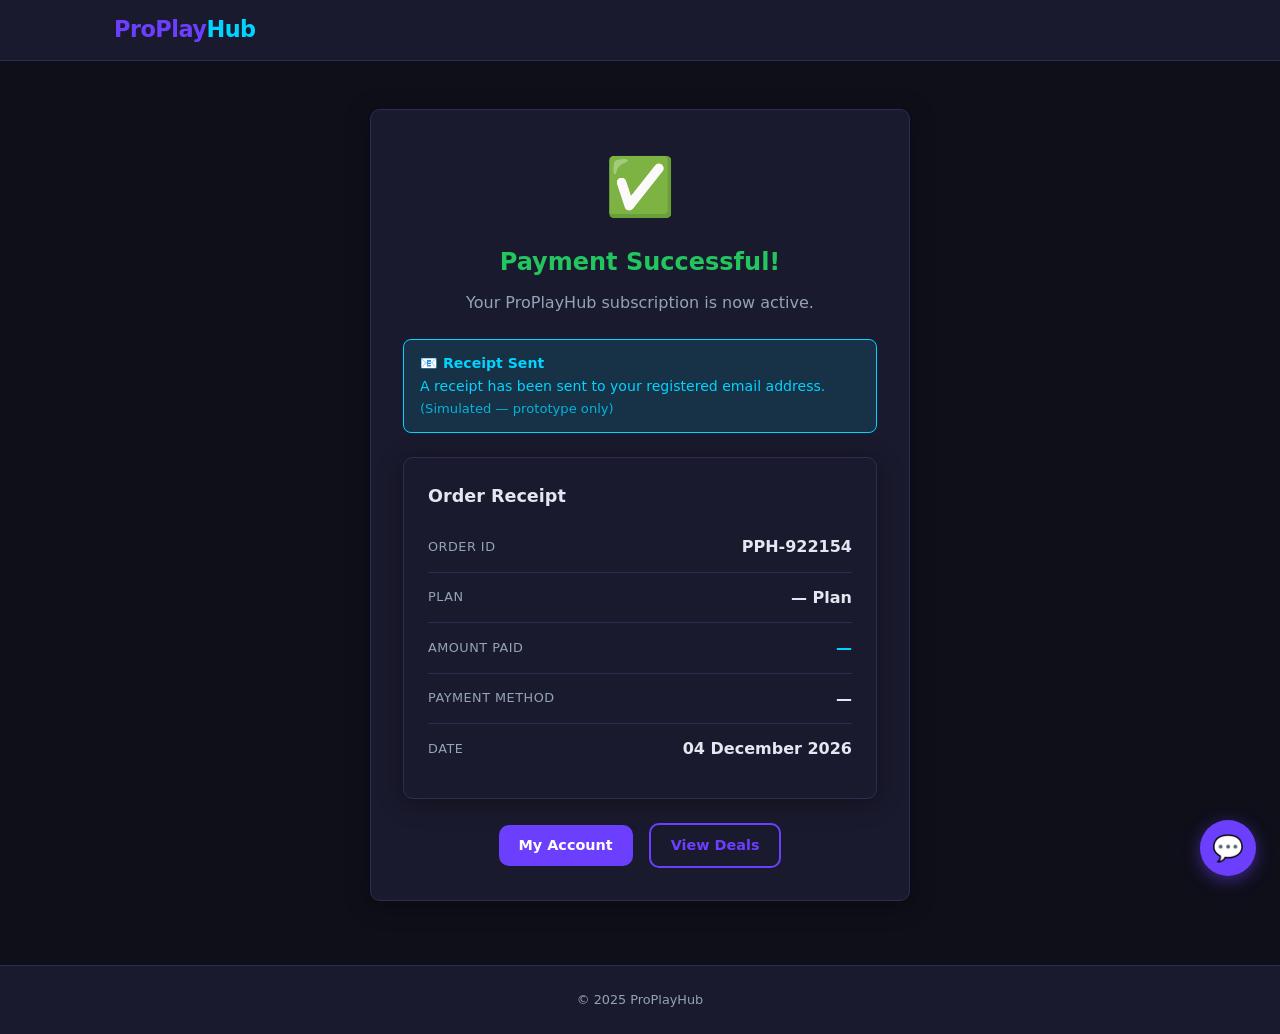
<file: prototype/order-confirm.html>
<!DOCTYPE html>
<html lang="en">
<head>
  <meta charset="UTF-8">
  <meta name="viewport" content="width=device-width, initial-scale=1.0">
  <title>Order Confirmed — ProPlayHub</title>
  <link rel="stylesheet" href="style.css">
</head>
<body>

<nav class="navbar">
  <div class="container">
    <a href="index.html" class="navbar-brand">ProPlay<span>Hub</span></a>
  </div>
</nav>

<main>
  <div class="form-card text-center" style="max-width:540px;">
    <div style="font-size:3.5rem; margin-bottom:0.75rem;">✅</div>
    <h1 style="color:var(--success);">Payment Successful!</h1>
    <p class="text-muted mt-1">Your ProPlayHub subscription is now active.</p>

    <div class="alert alert-info mt-3" style="text-align:left;">
      <strong>📧 Receipt Sent</strong><br>
      A receipt has been sent to your registered email address.<br>
      <span style="font-size:0.82rem; opacity:0.8;">(Simulated — prototype only)</span>
    </div>

    <div class="card mt-3" style="text-align:left;">
      <div class="card-title">Order Receipt</div>
      <div class="profile-row"><span class="label">Order ID</span><span class="value" id="r-orderid">—</span></div>
      <div class="profile-row"><span class="label">Plan</span><span class="value" id="r-plan">—</span></div>
      <div class="profile-row"><span class="label">Amount Paid</span><span class="value text-accent" id="r-amount">—</span></div>
      <div class="profile-row"><span class="label">Payment Method</span><span class="value" id="r-card">—</span></div>
      <div class="profile-row"><span class="label">Date</span><span class="value" id="r-date">—</span></div>
    </div>

    <div class="flex-center gap-2 mt-3">
      <a href="account.html" class="btn btn-primary">My Account</a>
      <a href="deals.html" class="btn btn-outline">View Deals</a>
    </div>
  </div>
</main>

<footer class="footer"><div class="container">© 2025 ProPlayHub</div></footer>

<script src="auth.js"></script>
<script>
  const totals  = JSON.parse(sessionStorage.getItem('pph_totals')  || '{}');
  const payment = JSON.parse(sessionStorage.getItem('pph_payment') || '{}');

  document.getElementById('r-orderid').textContent = 'PPH-' + Math.floor(Math.random() * 900000 + 100000);
  document.getElementById('r-plan').textContent    = (totals.packageName || '—') + ' Plan';
  document.getElementById('r-amount').textContent  = totals.total ? '£' + Number(totals.total).toFixed(2) + '/mo' : '—';
  document.getElementById('r-card').textContent    = payment.last4 ? `VISA ending ****${payment.last4}` : '—';
  document.getElementById('r-date').textContent    = new Date().toLocaleDateString('en-GB', { day:'2-digit', month:'long', year:'numeric' });

  // Clear session cart
  sessionStorage.removeItem('pph_order');
  sessionStorage.removeItem('pph_totals');
  sessionStorage.removeItem('pph_payment');
</script>
<script src="chat.js"></script>
</body>
</html>
</file>
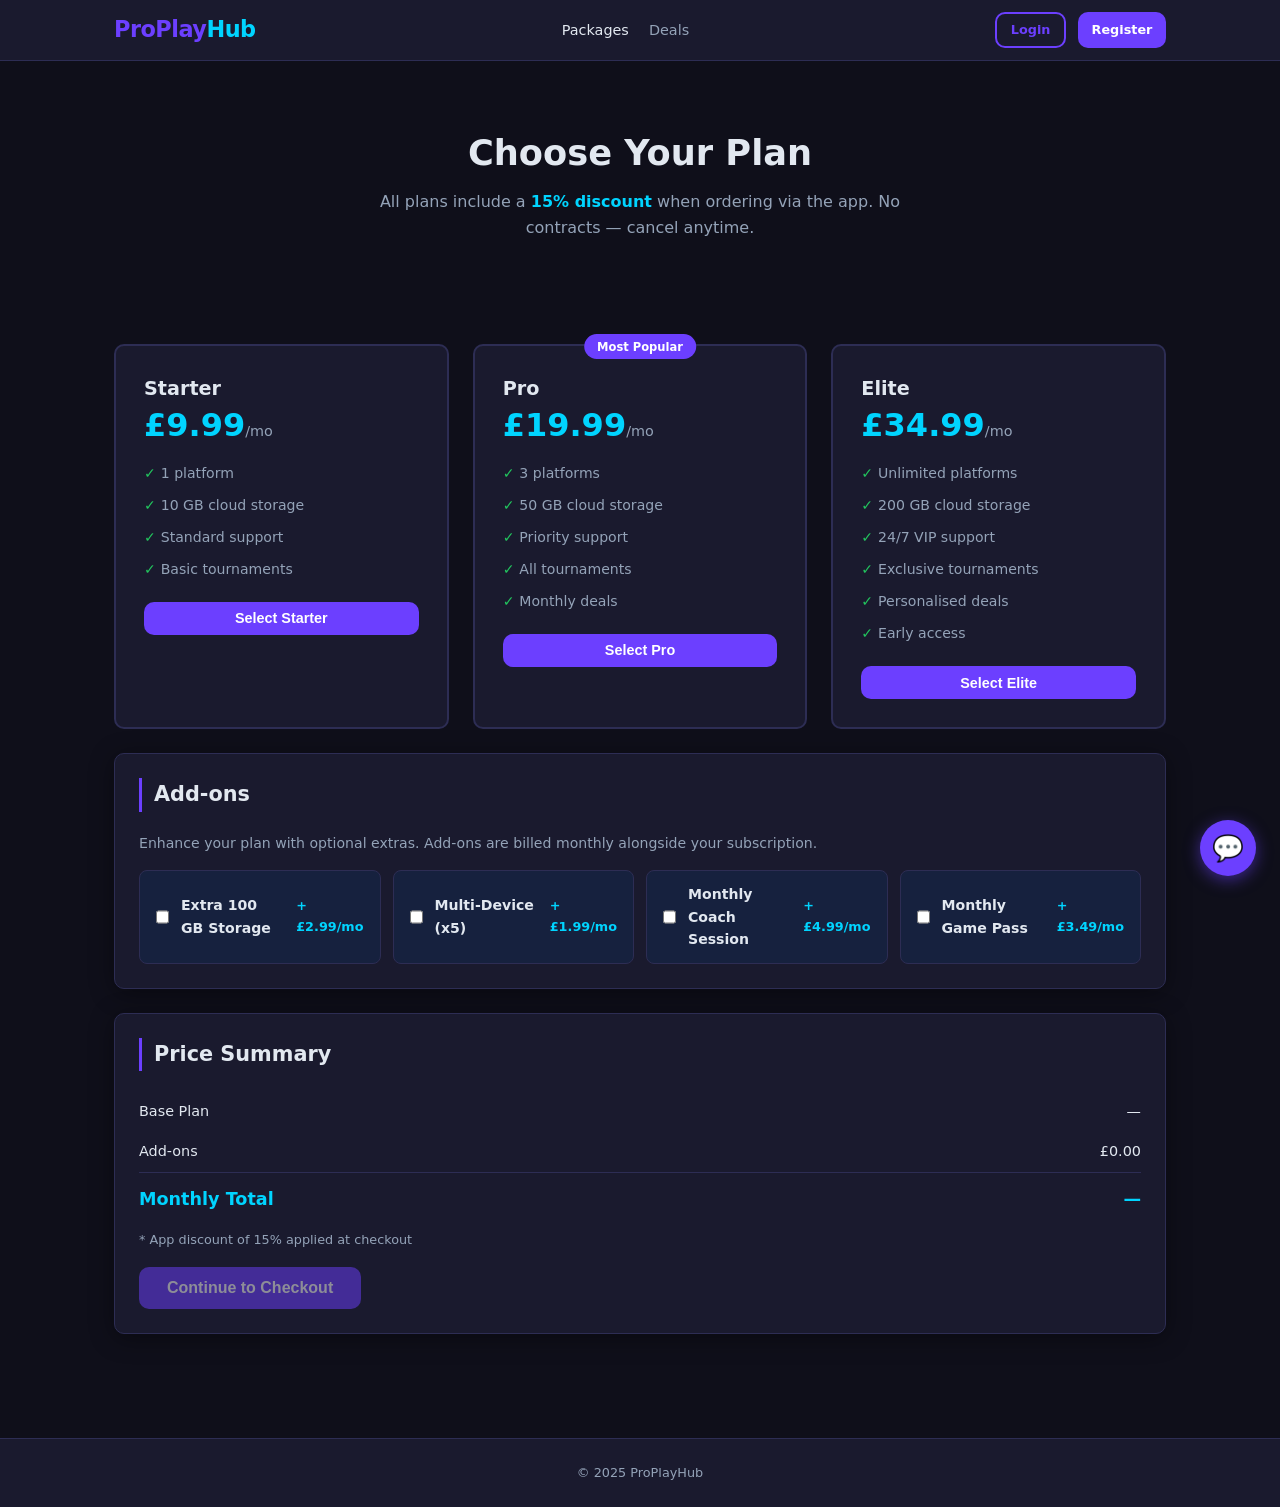
<file: prototype/packages.html>
<!DOCTYPE html>
<html lang="en">
<head>
  <meta charset="UTF-8">
  <meta name="viewport" content="width=device-width, initial-scale=1.0">
  <title>Packages — ProPlayHub</title>
  <link rel="stylesheet" href="style.css">
</head>
<body>

<nav class="navbar">
  <div class="container">
    <a href="index.html" class="navbar-brand">ProPlay<span>Hub</span></a>
    <ul class="navbar-links">
      <li><a href="packages.html" class="active">Packages</a></li>
      <li><a href="deals.html">Deals</a></li>
    </ul>
    <div class="navbar-actions" id="nav-actions"></div>
  </div>
</nav>

<main>
  <div class="page-hero">
    <div class="container">
      <h1>Choose Your Plan</h1>
      <p>All plans include a <span class="text-accent" style="font-weight:700;">15% discount</span> when ordering via the app. No contracts — cancel anytime.</p>
    </div>
  </div>

  <section class="section">
    <div class="container">
      <div id="package-grid" class="package-grid"></div>

      <div class="card mt-3">
        <div class="section-title">Add-ons</div>
        <p class="text-muted mb-2" style="font-size:0.88rem;">Enhance your plan with optional extras. Add-ons are billed monthly alongside your subscription.</p>
        <div id="addon-list" class="addon-list"></div>
      </div>

      <div class="card mt-3">
        <div class="section-title">Price Summary</div>
        <table class="summary-table">
          <tr><td>Base Plan</td><td id="s-base">—</td></tr>
          <tr><td>Add-ons</td><td id="s-addons">£0.00</td></tr>
          <tr class="total-row"><td>Monthly Total</td><td id="s-total">—</td></tr>
        </table>
        <p class="text-muted mt-1" style="font-size:0.8rem;">* App discount of 15% applied at checkout</p>
        <button id="continue-btn" class="btn btn-primary btn-lg mt-2" disabled onclick="goCheckout()">Continue to Checkout</button>
      </div>
    </div>
  </section>
</main>

<footer class="footer"><div class="container">© 2025 ProPlayHub</div></footer>

<script src="auth.js"></script>
<script src="discount.js"></script>
<script>
  // Nav
  const navActions = document.getElementById('nav-actions');
  navActions.innerHTML = isLoggedIn()
    ? `<a href="account.html" class="btn btn-outline btn-sm">My Account</a><button onclick="logout()" class="btn btn-outline btn-sm">Logout</button>`
    : `<a href="login.html" class="btn btn-outline btn-sm">Login</a><a href="register.html" class="btn btn-primary btn-sm">Register</a>`;

  let selectedPackage = null;
  let selectedAddons  = [];

  // Render packages
  const grid = document.getElementById('package-grid');
  PACKAGES.forEach(pkg => {
    const card = document.createElement('div');
    card.className = 'package-card' + (pkg.popular ? ' popular' : '');
    card.id = 'pkg-' + pkg.id;
    card.innerHTML = `
      <div class="package-name">${pkg.name}</div>
      <div class="package-price">£${pkg.price.toFixed(2)}<span>/mo</span></div>
      <ul class="package-features mt-2">
        ${pkg.features.map(f => `<li>${f}</li>`).join('')}
      </ul>
      <button class="btn btn-primary btn-block mt-2">Select ${pkg.name}</button>
    `;
    card.addEventListener('click', () => selectPackage(pkg.id));
    grid.appendChild(card);
  });

  // Render add-ons
  const addonList = document.getElementById('addon-list');
  ADDONS.forEach(a => {
    const item = document.createElement('div');
    item.className = 'addon-item';
    item.id = 'addon-' + a.id;
    item.innerHTML = `
      <input type="checkbox" id="chk-${a.id}">
      <label class="addon-label" for="chk-${a.id}">${a.label}</label>
      <span class="addon-price">+£${a.price.toFixed(2)}/mo</span>
    `;
    item.addEventListener('click', () => toggleAddon(a.id, item));
    addonList.appendChild(item);
  });

  function selectPackage(id) {
    selectedPackage = PACKAGES.find(p => p.id === id);
    document.querySelectorAll('.package-card').forEach(c => c.classList.remove('selected'));
    document.getElementById('pkg-' + id).classList.add('selected');
    document.getElementById('continue-btn').disabled = false;
    updateSummary();
  }

  function toggleAddon(id, item) {
    const chk = document.getElementById('chk-' + id);
    chk.checked = !chk.checked;
    item.classList.toggle('selected', chk.checked);
    if (chk.checked) { selectedAddons.push(id); }
    else { selectedAddons = selectedAddons.filter(x => x !== id); }
    updateSummary();
  }

  function updateSummary() {
    if (!selectedPackage) return;
    const addonsTotal = selectedAddons.reduce((s, id) => {
      const a = ADDONS.find(x => x.id === id);
      return s + (a ? a.price : 0);
    }, 0);
    const base = selectedPackage.price;
    document.getElementById('s-base').textContent   = fmt(base);
    document.getElementById('s-addons').textContent = fmt(addonsTotal);
    document.getElementById('s-total').textContent  = fmt(base + addonsTotal);
  }

  function goCheckout() {
    if (!selectedPackage) return;
    sessionStorage.setItem('pph_order', JSON.stringify({
      packageId: selectedPackage.id,
      addons: selectedAddons
    }));
    window.location.href = 'checkout.html';
  }
</script>
<script src="chat.js"></script>
</body>
</html>
</file>
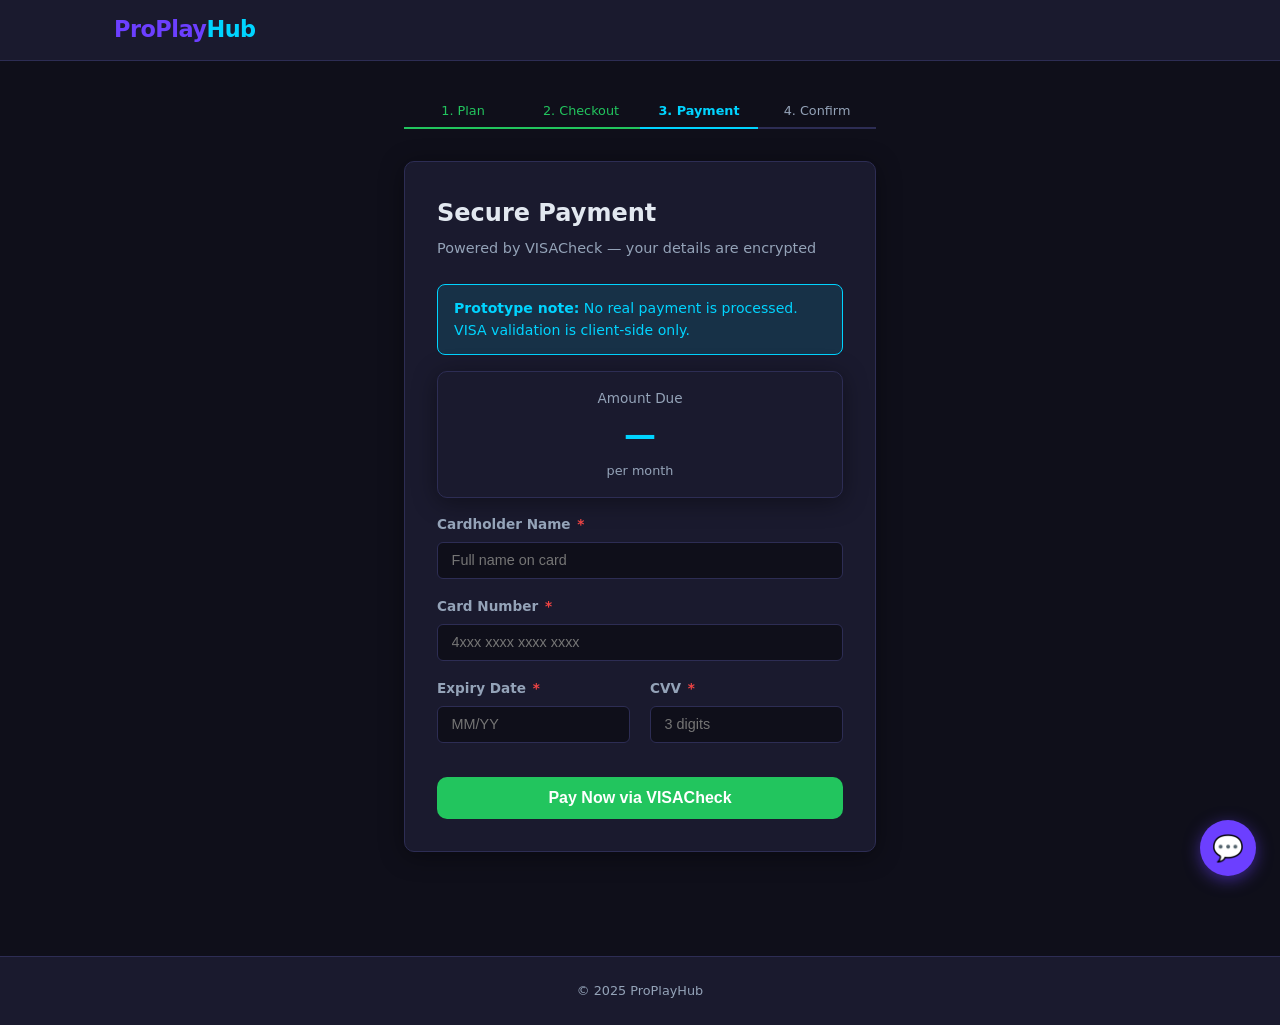
<file: prototype/payment.html>
<!DOCTYPE html>
<html lang="en">
<head>
  <meta charset="UTF-8">
  <meta name="viewport" content="width=device-width, initial-scale=1.0">
  <title>Payment — ProPlayHub</title>
  <link rel="stylesheet" href="style.css">
</head>
<body>

<nav class="navbar">
  <div class="container">
    <a href="index.html" class="navbar-brand">ProPlay<span>Hub</span></a>
  </div>
</nav>

<main>
  <section class="section">
    <div class="container" style="max-width:520px;">

      <div class="steps mb-3">
        <div class="step done">1. Plan</div>
        <div class="step done">2. Checkout</div>
        <div class="step active">3. Payment</div>
        <div class="step">4. Confirm</div>
      </div>

      <div class="form-card" style="margin:0;">
        <h1>Secure Payment</h1>
        <p class="subtitle">Powered by VISACheck — your details are encrypted</p>

        <div class="alert alert-info">
          <strong>Prototype note:</strong> No real payment is processed. VISA validation is client-side only.
        </div>

        <div id="amount-display" class="card text-center mb-2" style="padding:1rem;">
          <div class="text-muted" style="font-size:0.85rem;">Amount Due</div>
          <div id="amount-val" style="font-size:2rem; font-weight:800; color:var(--accent);">—</div>
          <div class="text-muted" style="font-size:0.8rem;">per month</div>
        </div>

        <form id="payment-form" novalidate>
          <div class="form-group">
            <label>Cardholder Name <span class="required">*</span></label>
            <input type="text" id="card-name" class="form-control" placeholder="Full name on card">
            <div class="field-error" id="err-name"></div>
          </div>

          <div class="form-group">
            <label>Card Number <span class="required">*</span></label>
            <input type="text" id="card-number" class="form-control" placeholder="4xxx xxxx xxxx xxxx" maxlength="19">
            <div class="field-error" id="err-number"></div>
          </div>

          <div class="grid-2">
            <div class="form-group">
              <label>Expiry Date <span class="required">*</span></label>
              <input type="text" id="card-expiry" class="form-control" placeholder="MM/YY" maxlength="5">
              <div class="field-error" id="err-expiry"></div>
            </div>
            <div class="form-group">
              <label>CVV <span class="required">*</span></label>
              <input type="text" id="card-cvv" class="form-control" placeholder="3 digits" maxlength="3">
              <div class="field-error" id="err-cvv"></div>
            </div>
          </div>

          <button type="submit" class="btn btn-success btn-block btn-lg mt-2">
            Pay Now via VISACheck
          </button>
        </form>
      </div>
    </div>
  </section>
</main>

<footer class="footer"><div class="container">© 2025 ProPlayHub</div></footer>

<script src="auth.js"></script>
<script>
  // Show amount
  const totalsRaw = sessionStorage.getItem('pph_totals');
  if (totalsRaw) {
    const t = JSON.parse(totalsRaw);
    document.getElementById('amount-val').textContent = '£' + Number(t.total).toFixed(2);
  }

  // Format card number with spaces
  document.getElementById('card-number').addEventListener('input', e => {
    let v = e.target.value.replace(/\D/g, '').slice(0, 16);
    e.target.value = v.match(/.{1,4}/g)?.join(' ') || v;
  });

  // Format expiry
  document.getElementById('card-expiry').addEventListener('input', e => {
    let v = e.target.value.replace(/\D/g, '').slice(0, 4);
    if (v.length >= 3) v = v.slice(0,2) + '/' + v.slice(2);
    e.target.value = v;
  });

  // CVV digits only
  document.getElementById('card-cvv').addEventListener('input', e => {
    e.target.value = e.target.value.replace(/\D/g, '').slice(0, 3);
  });

  function showErr(id, msg) {
    document.getElementById('err-' + id).textContent = msg;
    document.getElementById('err-' + id).classList.add('show');
    document.getElementById('card-' + id).classList.add('is-invalid');
  }

  function clearErrs() {
    ['name','number','expiry','cvv'].forEach(id => {
      document.getElementById('err-' + id).classList.remove('show');
      document.getElementById('card-' + id).classList.remove('is-invalid', 'is-valid');
    });
  }

  document.getElementById('payment-form').addEventListener('submit', e => {
    e.preventDefault();
    clearErrs();
    let valid = true;

    const name   = document.getElementById('card-name').value.trim();
    const number = document.getElementById('card-number').value.replace(/\s/g, '');
    const expiry = document.getElementById('card-expiry').value.trim();
    const cvv    = document.getElementById('card-cvv').value.trim();

    if (!name)                              { showErr('name',   'Cardholder name is required.');          valid = false; }
    if (!number || number.length !== 16)    { showErr('number', 'Card number must be 16 digits.');        valid = false; }
    else if (!number.startsWith('4'))       { showErr('number', 'Only VISA cards accepted (starts with 4).'); valid = false; }
    if (!expiry || !/^\d{2}\/\d{2}$/.test(expiry)) { showErr('expiry', 'Enter expiry as MM/YY.'); valid = false; }
    if (!cvv || cvv.length !== 3)           { showErr('cvv',    'CVV must be 3 digits.');                 valid = false; }

    if (!valid) return;

    // Save masked card info for confirmation
    sessionStorage.setItem('pph_payment', JSON.stringify({
      name,
      last4: number.slice(-4),
      expiry
    }));
    window.location.href = 'order-confirm.html';
  });
</script>
<script src="chat.js"></script>
</body>
</html>
</file>
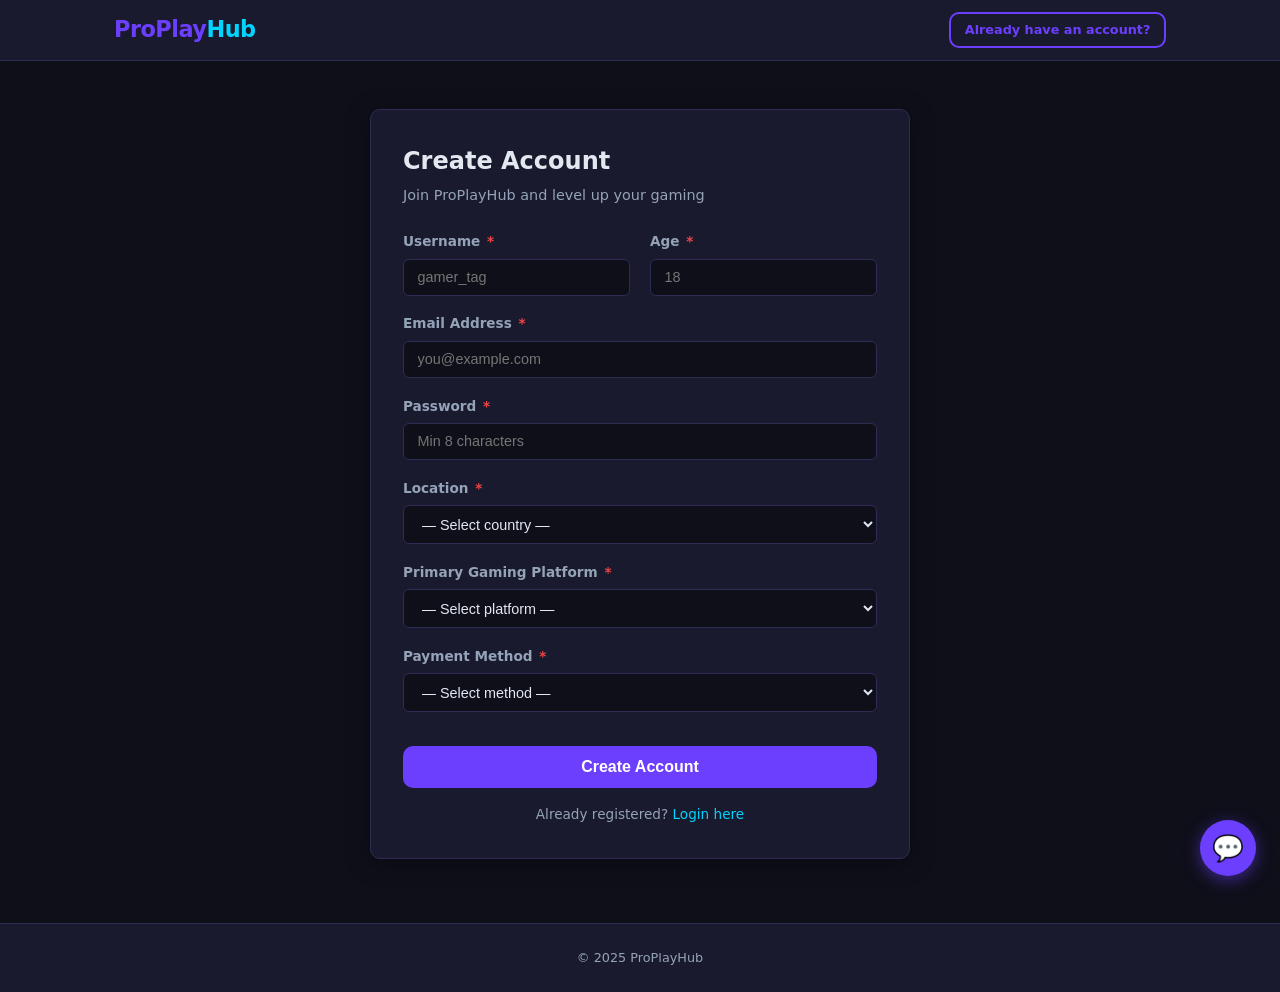
<file: prototype/register.html>
<!DOCTYPE html>
<html lang="en">
<head>
  <meta charset="UTF-8">
  <meta name="viewport" content="width=device-width, initial-scale=1.0">
  <title>Register — ProPlayHub</title>
  <link rel="stylesheet" href="style.css">
</head>
<body>

<nav class="navbar">
  <div class="container">
    <a href="index.html" class="navbar-brand">ProPlay<span>Hub</span></a>
    <ul class="navbar-links"></ul>
    <div class="navbar-actions">
      <a href="login.html" class="btn btn-outline btn-sm">Already have an account?</a>
    </div>
  </div>
</nav>

<main>
  <div class="form-card" style="max-width:540px;">
    <h1>Create Account</h1>
    <p class="subtitle">Join ProPlayHub and level up your gaming</p>

    <div id="alert-area"></div>

    <form id="register-form" novalidate>
      <div class="grid-2">
        <div class="form-group">
          <label>Username <span class="required">*</span></label>
          <input type="text" id="username" class="form-control" placeholder="gamer_tag">
          <div class="field-error" id="err-username"></div>
        </div>
        <div class="form-group">
          <label>Age <span class="required">*</span></label>
          <input type="number" id="age" class="form-control" placeholder="18" min="13" max="100">
          <div class="field-error" id="err-age"></div>
        </div>
      </div>

      <div class="form-group">
        <label>Email Address <span class="required">*</span></label>
        <input type="email" id="email" class="form-control" placeholder="you@example.com">
        <div class="field-error" id="err-email"></div>
      </div>

      <div class="form-group">
        <label>Password <span class="required">*</span></label>
        <input type="password" id="password" class="form-control" placeholder="Min 8 characters">
        <div class="field-error" id="err-password"></div>
      </div>

      <div class="form-group">
        <label>Location <span class="required">*</span></label>
        <select id="location" class="form-control">
          <option value="">— Select country —</option>
          <option>United Kingdom</option>
          <option>United States</option>
          <option>Vietnam</option>
          <option>Germany</option>
          <option>France</option>
          <option>Australia</option>
          <option>Other</option>
        </select>
        <div class="field-error" id="err-location"></div>
      </div>

      <div class="form-group">
        <label>Primary Gaming Platform <span class="required">*</span></label>
        <select id="platform" class="form-control">
          <option value="">— Select platform —</option>
          <option>PC</option>
          <option>PlayStation</option>
          <option>Xbox</option>
          <option>Nintendo Switch</option>
          <option>Mobile</option>
        </select>
        <div class="field-error" id="err-platform"></div>
      </div>

      <div class="form-group">
        <label>Payment Method <span class="required">*</span></label>
        <select id="payment-method" class="form-control">
          <option value="">— Select method —</option>
          <option>VISA</option>
          <option>Mastercard</option>
          <option>PayPal</option>
        </select>
        <div class="field-error" id="err-payment"></div>
      </div>

      <button type="submit" class="btn btn-primary btn-block btn-lg mt-2">Create Account</button>
    </form>

    <p class="text-center mt-2 text-muted" style="font-size:0.85rem;">
      Already registered? <a href="login.html">Login here</a>
    </p>
  </div>
</main>

<footer class="footer"><div class="container">© 2025 ProPlayHub</div></footer>

<script src="auth.js"></script>
<script>
  requireGuest();

  const form = document.getElementById('register-form');

  function showErr(id, msg) {
    const el = document.getElementById('err-' + id);
    el.textContent = msg;
    el.classList.add('show');
    document.getElementById(id === 'payment' ? 'payment-method' : id).classList.add('is-invalid');
  }

  function clearErrs() {
    document.querySelectorAll('.field-error').forEach(e => { e.classList.remove('show'); e.textContent = ''; });
    document.querySelectorAll('.form-control').forEach(e => e.classList.remove('is-invalid', 'is-valid'));
  }

  form.addEventListener('submit', e => {
    e.preventDefault();
    clearErrs();
    let valid = true;

    const username = document.getElementById('username').value.trim();
    const age      = parseInt(document.getElementById('age').value);
    const email    = document.getElementById('email').value.trim();
    const password = document.getElementById('password').value;
    const location = document.getElementById('location').value;
    const platform = document.getElementById('platform').value;
    const payment  = document.getElementById('payment-method').value;

    if (!username || username.length < 3) { showErr('username', 'Username must be at least 3 characters.'); valid = false; }
    if (!age || age < 13 || age > 100)    { showErr('age', 'Age must be between 13 and 100.');              valid = false; }
    if (!email || !/^[^\s@]+@[^\s@]+\.[^\s@]+$/.test(email)) { showErr('email', 'Enter a valid email address.'); valid = false; }
    if (!password || password.length < 8) { showErr('password', 'Password must be at least 8 characters.');  valid = false; }
    if (!location) { showErr('location', 'Please select your location.');       valid = false; }
    if (!platform) { showErr('platform', 'Please select your platform.');       valid = false; }
    if (!payment)  { showErr('payment',  'Please select a payment method.');    valid = false; }

    if (!valid) return;

    register({ username, age, email, password, location, platform, paymentMethod: payment });
    window.location.href = 'confirmation.html';
  });
</script>
<script src="chat.js"></script>
</body>
</html>
</file>
<file: prototype/style.css>
/* =============================================
   ProPlayHub — Shared Stylesheet
   COMP1807 Group Coursework
   ============================================= */

/* ---------- CSS Variables ---------- */
:root {
  --primary:    #6c3fff;   /* deep purple */
  --primary-dk: #4f2dcc;
  --accent:     #00d4ff;   /* cyan highlight */
  --success:    #22c55e;
  --danger:     #ef4444;
  --warn:       #f59e0b;
  --bg:         #0f0f1a;
  --surface:    #1a1a2e;
  --surface2:   #16213e;
  --border:     #2d2d54;
  --text:       #e2e8f0;
  --text-muted: #94a3b8;
  --radius:     10px;
  --shadow:     0 4px 24px rgba(0,0,0,0.4);
  --font:       'Segoe UI', system-ui, sans-serif;
}

/* ---------- Reset ---------- */
*, *::before, *::after { box-sizing: border-box; margin: 0; padding: 0; }

html { scroll-behavior: smooth; }

body {
  font-family: var(--font);
  background: var(--bg);
  color: var(--text);
  min-height: 100vh;
  line-height: 1.6;
}

a { color: var(--accent); text-decoration: none; }
a:hover { text-decoration: underline; }

img { max-width: 100%; display: block; }

/* ---------- Utility ---------- */
.container {
  max-width: 1100px;
  margin: 0 auto;
  padding: 0 1.5rem;
}

.flex { display: flex; }
.flex-center { display: flex; align-items: center; justify-content: center; }
.gap-1 { gap: 0.5rem; }
.gap-2 { gap: 1rem; }
.gap-3 { gap: 1.5rem; }
.mt-1 { margin-top: 0.5rem; }
.mt-2 { margin-top: 1rem; }
.mt-3 { margin-top: 1.5rem; }
.mb-1 { margin-bottom: 0.5rem; }
.mb-2 { margin-bottom: 1rem; }
.text-center { text-align: center; }
.text-muted { color: var(--text-muted); }
.text-success { color: var(--success); }
.text-danger  { color: var(--danger); }
.text-accent  { color: var(--accent); }
.hidden { display: none !important; }

/* ---------- Navbar ---------- */
.navbar {
  background: var(--surface);
  border-bottom: 1px solid var(--border);
  padding: 0.75rem 0;
  position: sticky;
  top: 0;
  z-index: 100;
}

.navbar .container {
  display: flex;
  align-items: center;
  justify-content: space-between;
}

.navbar-brand {
  font-size: 1.4rem;
  font-weight: 700;
  color: var(--primary);
  letter-spacing: -0.5px;
}

.navbar-brand span { color: var(--accent); }

.navbar-links {
  display: flex;
  gap: 1.25rem;
  list-style: none;
}

.navbar-links a {
  color: var(--text-muted);
  font-size: 0.9rem;
  transition: color 0.2s;
}

.navbar-links a:hover,
.navbar-links a.active { color: var(--text); text-decoration: none; }

.navbar-actions { display: flex; gap: 0.75rem; }

/* ---------- Buttons ---------- */
.btn {
  display: inline-flex;
  align-items: center;
  justify-content: center;
  gap: 0.4rem;
  padding: 0.55rem 1.25rem;
  border-radius: var(--radius);
  font-size: 0.9rem;
  font-weight: 600;
  cursor: pointer;
  border: none;
  transition: all 0.2s;
  text-decoration: none;
  white-space: nowrap;
}

.btn-primary {
  background: var(--primary);
  color: #fff;
}
.btn-primary:hover { background: var(--primary-dk); text-decoration: none; color: #fff; }

.btn-outline {
  background: transparent;
  border: 2px solid var(--primary);
  color: var(--primary);
}
.btn-outline:hover { background: var(--primary); color: #fff; text-decoration: none; }

.btn-accent {
  background: var(--accent);
  color: var(--bg);
}
.btn-accent:hover { filter: brightness(0.9); text-decoration: none; }

.btn-success {
  background: var(--success);
  color: #fff;
}
.btn-success:hover { filter: brightness(0.9); }

.btn-danger {
  background: var(--danger);
  color: #fff;
}
.btn-danger:hover { filter: brightness(0.9); }

.btn-sm { padding: 0.35rem 0.85rem; font-size: 0.8rem; }
.btn-lg { padding: 0.75rem 1.75rem; font-size: 1rem; }
.btn-block { width: 100%; }

.btn:disabled {
  opacity: 0.5;
  cursor: not-allowed;
}

/* ---------- Forms ---------- */
.form-card {
  background: var(--surface);
  border: 1px solid var(--border);
  border-radius: var(--radius);
  padding: 2rem;
  max-width: 480px;
  margin: 3rem auto;
  box-shadow: var(--shadow);
}

.form-card h1 {
  font-size: 1.5rem;
  margin-bottom: 0.25rem;
}

.form-card .subtitle {
  color: var(--text-muted);
  font-size: 0.9rem;
  margin-bottom: 1.5rem;
}

.form-group {
  margin-bottom: 1.1rem;
}

.form-group label {
  display: block;
  font-size: 0.85rem;
  font-weight: 600;
  margin-bottom: 0.35rem;
  color: var(--text-muted);
}

.form-group label .required { color: var(--danger); margin-left: 2px; }

.form-control {
  width: 100%;
  padding: 0.6rem 0.85rem;
  background: var(--bg);
  border: 1px solid var(--border);
  border-radius: 6px;
  color: var(--text);
  font-size: 0.9rem;
  transition: border-color 0.2s, box-shadow 0.2s;
}

.form-control:focus {
  outline: none;
  border-color: var(--primary);
  box-shadow: 0 0 0 3px rgba(108, 63, 255, 0.25);
}

.form-control.is-invalid {
  border-color: var(--danger);
}

.form-control.is-valid {
  border-color: var(--success);
}

select.form-control { cursor: pointer; }

.field-error {
  color: var(--danger);
  font-size: 0.78rem;
  margin-top: 0.3rem;
  display: none;
}

.field-error.show { display: block; }

/* ---------- Cards ---------- */
.card {
  background: var(--surface);
  border: 1px solid var(--border);
  border-radius: var(--radius);
  padding: 1.5rem;
  box-shadow: var(--shadow);
}

.card-title {
  font-size: 1.1rem;
  font-weight: 700;
  margin-bottom: 0.75rem;
}

/* ---------- Package Cards ---------- */
.package-grid {
  display: grid;
  grid-template-columns: repeat(auto-fit, minmax(280px, 1fr));
  gap: 1.5rem;
  margin-top: 2rem;
}

.package-card {
  background: var(--surface);
  border: 2px solid var(--border);
  border-radius: var(--radius);
  padding: 1.75rem;
  transition: border-color 0.2s, transform 0.2s;
  cursor: pointer;
  position: relative;
}

.package-card:hover {
  border-color: var(--primary);
  transform: translateY(-3px);
}

.package-card.selected {
  border-color: var(--accent);
  box-shadow: 0 0 0 3px rgba(0,212,255,0.2);
}

.package-card.popular::before {
  content: 'Most Popular';
  position: absolute;
  top: -12px;
  left: 50%;
  transform: translateX(-50%);
  background: var(--primary);
  color: #fff;
  font-size: 0.72rem;
  font-weight: 700;
  padding: 0.2rem 0.8rem;
  border-radius: 20px;
  white-space: nowrap;
}

.package-name { font-size: 1.2rem; font-weight: 700; margin-bottom: 0.25rem; }
.package-price { font-size: 2rem; font-weight: 800; color: var(--accent); line-height: 1; }
.package-price span { font-size: 0.9rem; font-weight: 400; color: var(--text-muted); }
.package-features { list-style: none; margin-top: 1rem; }
.package-features li { padding: 0.3rem 0; font-size: 0.88rem; color: var(--text-muted); }
.package-features li::before { content: '✓ '; color: var(--success); font-weight: 700; }

/* ---------- Add-ons ---------- */
.addon-list {
  display: grid;
  grid-template-columns: repeat(auto-fit, minmax(200px, 1fr));
  gap: 0.75rem;
  margin-top: 1rem;
}

.addon-item {
  display: flex;
  align-items: center;
  gap: 0.75rem;
  background: var(--surface2);
  border: 1px solid var(--border);
  border-radius: 8px;
  padding: 0.75rem 1rem;
  cursor: pointer;
  transition: border-color 0.2s;
}

.addon-item:hover { border-color: var(--primary); }
.addon-item.selected { border-color: var(--accent); background: rgba(0,212,255,0.08); }

.addon-item input[type="checkbox"] { accent-color: var(--primary); width: 16px; height: 16px; cursor: pointer; }
.addon-label { font-size: 0.88rem; font-weight: 600; }
.addon-price { margin-left: auto; font-size: 0.8rem; color: var(--accent); font-weight: 700; }

/* ---------- Order Summary ---------- */
.summary-table { width: 100%; border-collapse: collapse; }
.summary-table tr td { padding: 0.55rem 0; font-size: 0.9rem; }
.summary-table tr td:last-child { text-align: right; }
.summary-table .total-row td {
  font-weight: 700;
  font-size: 1.1rem;
  border-top: 1px solid var(--border);
  padding-top: 0.75rem;
  color: var(--accent);
}
.summary-table .discount-row td { color: var(--success); }

/* ---------- Alert / Banner ---------- */
.alert {
  padding: 0.75rem 1rem;
  border-radius: 8px;
  font-size: 0.88rem;
  margin-bottom: 1rem;
}
.alert-success { background: rgba(34,197,94,0.15); border: 1px solid var(--success); color: var(--success); }
.alert-danger  { background: rgba(239,68,68,0.15);  border: 1px solid var(--danger);  color: var(--danger);  }
.alert-info    { background: rgba(0,212,255,0.12);  border: 1px solid var(--accent);  color: var(--accent);  }
.alert-warn    { background: rgba(245,158,11,0.15); border: 1px solid var(--warn);    color: var(--warn);    }

/* ---------- Badge ---------- */
.badge {
  display: inline-block;
  padding: 0.15rem 0.55rem;
  border-radius: 20px;
  font-size: 0.72rem;
  font-weight: 700;
}
.badge-primary { background: rgba(108,63,255,0.2); color: var(--primary); }
.badge-success { background: rgba(34,197,94,0.2);  color: var(--success); }
.badge-accent  { background: rgba(0,212,255,0.2);  color: var(--accent);  }
.badge-warn    { background: rgba(245,158,11,0.2);  color: var(--warn);    }

/* ---------- Section headings ---------- */
.page-hero {
  padding: 4rem 0 2rem;
  text-align: center;
}
.page-hero h1 { font-size: 2.2rem; font-weight: 800; }
.page-hero p  { color: var(--text-muted); margin-top: 0.5rem; max-width: 560px; margin-left: auto; margin-right: auto; }

.section { padding: 2.5rem 0; }
.section-title { font-size: 1.3rem; font-weight: 700; margin-bottom: 1.25rem; border-left: 3px solid var(--primary); padding-left: 0.75rem; }

/* ---------- Steps (checkout / confirmation) ---------- */
.steps {
  display: flex;
  gap: 0;
  margin-bottom: 2rem;
  counter-reset: step-counter;
}
.step {
  flex: 1;
  text-align: center;
  font-size: 0.8rem;
  color: var(--text-muted);
  position: relative;
  padding-bottom: 0.5rem;
}
.step::after {
  content: '';
  position: absolute;
  bottom: 0; left: 0; right: 0;
  height: 2px;
  background: var(--border);
}
.step.active { color: var(--accent); font-weight: 700; }
.step.active::after { background: var(--accent); }
.step.done { color: var(--success); }
.step.done::after { background: var(--success); }

/* ---------- Grid helpers ---------- */
.grid-2 { display: grid; grid-template-columns: 1fr 1fr; gap: 1.25rem; }
.grid-3 { display: grid; grid-template-columns: 1fr 1fr 1fr; gap: 1.25rem; }

@media (max-width: 640px) {
  .grid-2, .grid-3 { grid-template-columns: 1fr; }
  .navbar-links { display: none; }
  .page-hero h1 { font-size: 1.6rem; }
}

/* ---------- Footer ---------- */
.footer {
  background: var(--surface);
  border-top: 1px solid var(--border);
  padding: 1.5rem 0;
  text-align: center;
  color: var(--text-muted);
  font-size: 0.8rem;
  margin-top: 4rem;
}

/* ---------- Loading spinner ---------- */
.spinner {
  display: inline-block;
  width: 18px; height: 18px;
  border: 2px solid rgba(255,255,255,0.3);
  border-top-color: #fff;
  border-radius: 50%;
  animation: spin 0.6s linear infinite;
}
@keyframes spin { to { transform: rotate(360deg); } }

/* ---------- Deals cards ---------- */
.deals-grid {
  display: grid;
  grid-template-columns: repeat(auto-fit, minmax(240px, 1fr));
  gap: 1.25rem;
  margin-top: 1.5rem;
}
.deal-card {
  background: var(--surface);
  border: 1px solid var(--border);
  border-radius: var(--radius);
  padding: 1.25rem;
  transition: transform 0.2s;
}
.deal-card:hover { transform: translateY(-2px); }
.deal-card .deal-title { font-weight: 700; margin-bottom: 0.25rem; }
.deal-card .deal-desc  { font-size: 0.85rem; color: var(--text-muted); margin-bottom: 0.75rem; }
.deal-savings { color: var(--success); font-size: 0.85rem; font-weight: 700; }

/* ---------- Account dashboard ---------- */
.profile-row {
  display: flex;
  justify-content: space-between;
  align-items: center;
  padding: 0.75rem 0;
  border-bottom: 1px solid var(--border);
}
.profile-row:last-child { border-bottom: none; }
.profile-row .label { font-size: 0.8rem; color: var(--text-muted); text-transform: uppercase; letter-spacing: 0.5px; }
.profile-row .value { font-weight: 600; }

/* ---------- Live Chat Widget (US-08) ---------- */
.chat-fab {
  position: fixed;
  bottom: 1.5rem;
  right: 1.5rem;
  width: 56px;
  height: 56px;
  border-radius: 50%;
  background: var(--primary);
  color: #fff;
  font-size: 1.6rem;
  border: none;
  cursor: pointer;
  box-shadow: 0 4px 16px rgba(108, 63, 255, 0.5);
  z-index: 9999;
  display: flex;
  align-items: center;
  justify-content: center;
  transition: background 0.2s, transform 0.2s;
}
.chat-fab:hover {
  background: var(--primary-dk);
  transform: scale(1.08);
}

.chat-panel {
  position: fixed;
  bottom: 1.5rem;
  right: 1.5rem;
  width: 350px;
  height: 450px;
  background: var(--surface);
  border: 1px solid var(--border);
  border-radius: var(--radius);
  box-shadow: 0 8px 32px rgba(0, 0, 0, 0.5);
  z-index: 9999;
  display: flex;
  flex-direction: column;
  overflow: hidden;
}
.chat-panel.hidden { display: none !important; }

.chat-header {
  display: flex;
  align-items: center;
  justify-content: space-between;
  background: var(--primary);
  color: #fff;
  padding: 0.75rem 1rem;
  flex-shrink: 0;
}
.chat-header-title {
  font-weight: 700;
  font-size: 0.95rem;
}
.chat-close-btn {
  background: none;
  border: none;
  color: #fff;
  font-size: 1.4rem;
  cursor: pointer;
  line-height: 1;
  padding: 0 0.25rem;
  opacity: 0.85;
  transition: opacity 0.2s;
}
.chat-close-btn:hover { opacity: 1; }

.chat-messages {
  flex: 1;
  overflow-y: auto;
  padding: 1rem;
  display: flex;
  flex-direction: column;
  gap: 0.6rem;
  background: var(--bg);
}

.chat-msg {
  max-width: 82%;
  padding: 0.55rem 0.85rem;
  border-radius: 10px;
  font-size: 0.88rem;
  line-height: 1.45;
  word-wrap: break-word;
}
.chat-msg-agent {
  background: var(--surface2);
  color: var(--text);
  align-self: flex-start;
  border-bottom-left-radius: 3px;
}
.chat-msg-user {
  background: var(--primary);
  color: #fff;
  align-self: flex-end;
  border-bottom-right-radius: 3px;
}

.chat-input-area {
  display: flex;
  border-top: 1px solid var(--border);
  background: var(--surface);
  flex-shrink: 0;
}
.chat-input {
  flex: 1;
  padding: 0.65rem 0.85rem;
  background: var(--bg);
  border: none;
  color: var(--text);
  font-size: 0.88rem;
  outline: none;
}
.chat-input::placeholder { color: var(--text-muted); }
.chat-send-btn {
  padding: 0.65rem 1.1rem;
  background: var(--primary);
  color: #fff;
  border: none;
  font-weight: 600;
  font-size: 0.85rem;
  cursor: pointer;
  transition: background 0.2s;
}
.chat-send-btn:hover { background: var(--primary-dk); }

@media (max-width: 420px) {
  .chat-panel {
    width: calc(100vw - 1.5rem);
    right: 0.75rem;
    bottom: 0.75rem;
    height: 400px;
  }
  .chat-fab {
    bottom: 1rem;
    right: 1rem;
  }
}

/* ---------- CSR Dashboard (US-09) ---------- */
.csr-table {
  width: 100%;
  border-collapse: collapse;
}

.csr-table thead th {
  background: var(--surface2);
  padding: 0.75rem 1rem;
  text-align: left;
  font-size: 0.78rem;
  font-weight: 700;
  color: var(--text-muted);
  text-transform: uppercase;
  letter-spacing: 0.5px;
  border-bottom: 1px solid var(--border);
}

.csr-table tbody td {
  padding: 0.7rem 1rem;
  font-size: 0.88rem;
  border-bottom: 1px solid var(--border);
}

.csr-row {
  cursor: pointer;
  transition: background 0.15s;
}

.csr-row:hover {
  background: rgba(108, 63, 255, 0.08);
}

.csr-row.selected {
  background: rgba(0, 212, 255, 0.08);
}

.csr-row:last-child td {
  border-bottom: none;
}

/* CSR slide-in overlay + panel */
.csr-overlay {
  position: fixed;
  inset: 0;
  background: rgba(0, 0, 0, 0.5);
  z-index: 200;
  display: flex;
  justify-content: flex-end;
}

.csr-panel {
  width: 420px;
  max-width: 90vw;
  background: var(--surface);
  border-left: 1px solid var(--border);
  padding: 1.75rem;
  overflow-y: auto;
  transform: translateX(100%);
  transition: transform 0.3s ease;
}

.csr-panel.open {
  transform: translateX(0);
}

/* CSR Toast notifications */
#toast-container {
  position: fixed;
  bottom: 1.5rem;
  right: 1.5rem;
  z-index: 300;
  display: flex;
  flex-direction: column;
  gap: 0.5rem;
}

.csr-toast {
  background: var(--success);
  color: #fff;
  padding: 0.75rem 1.25rem;
  border-radius: var(--radius);
  font-size: 0.88rem;
  font-weight: 600;
  box-shadow: 0 4px 16px rgba(0, 0, 0, 0.3);
  transform: translateX(120%);
  opacity: 0;
  transition: transform 0.3s ease, opacity 0.3s ease;
  white-space: nowrap;
}

.csr-toast.show {
  transform: translateX(0);
  opacity: 1;
}

@media (max-width: 640px) {
  .csr-panel {
    width: 100vw;
  }
  .csr-toast {
    white-space: normal;
  }
}
</file>
